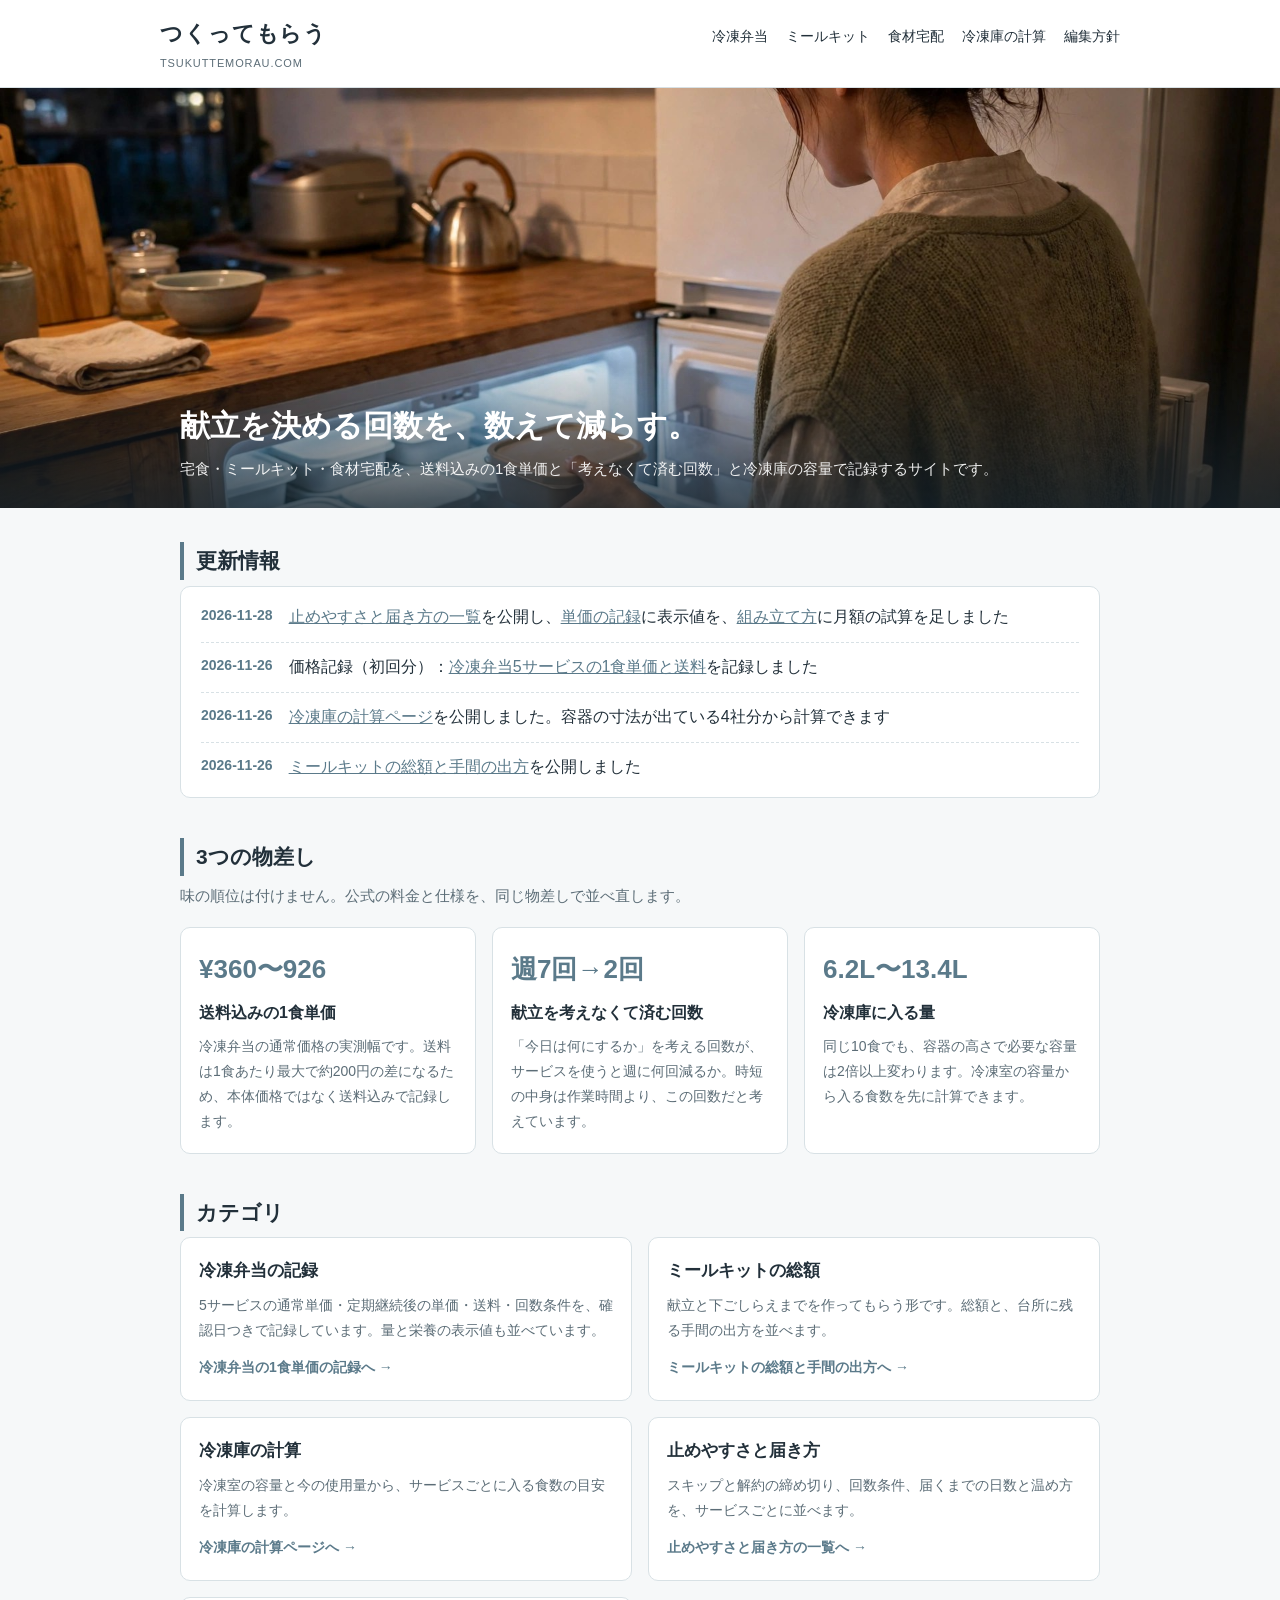
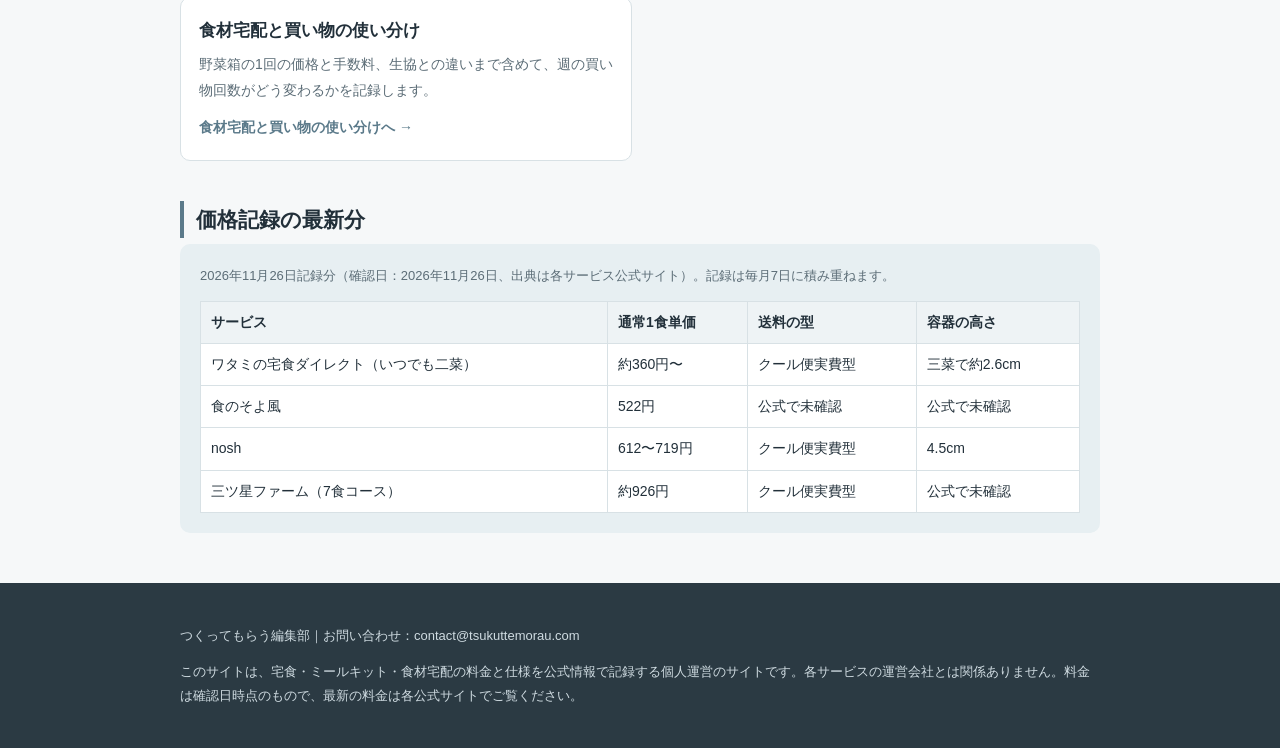
<file: index.html>
<!DOCTYPE html>
<html lang="ja">
<head>
<meta charset="utf-8">
<meta name="viewport" content="width=device-width, initial-scale=1">
<link rel="icon" href="/favicon.svg" type="image/svg+xml">
<link rel="icon" href="/favicon.ico" sizes="16x16 32x32 48x48">
<link rel="apple-touch-icon" href="/apple-touch-icon.png">
<title>つくってもらう｜献立を決める回数を、数えて減らす</title>
<link rel="stylesheet" href="assets/style.css">
</head>
<body>
<header class="site">
  <div class="wrap header-in">
    <a class="logo" href="index.html">つくってもらう<small>TSUKUTTEMORAU.COM</small></a>
    <nav class="gnav">
      <a href="articles/frozen-bento-prices.html">冷凍弁当</a><a href="articles/mealkit-total.html">ミールキット</a><a href="articles/grocery-delivery.html">食材宅配</a><a href="freezer/">冷凍庫の計算</a><a href="editorial-policy/">編集方針</a>
    </nav>
  </div>
</header>

<div class="hero">
  <img src="img/hero.jpg" alt="">
  <div class="hero-text">
    <div class="wrap">
      <h1>献立を決める回数を、数えて減らす。</h1>
      <p>宅食・ミールキット・食材宅配を、送料込みの1食単価と「考えなくて済む回数」と冷凍庫の容量で記録するサイトです。</p>
    </div>
  </div>
</div>

<div class="wrap">
  <section class="block">
    <h2 class="sec">更新情報</h2>
    <div class="updates">
      <ul>
        <li><time>2026-11-28</time><span><a href="articles/stop-and-delivery.html">止めやすさと届き方の一覧</a>を公開し、<a href="articles/frozen-bento-prices.html">単価の記録</a>に表示値を、<a href="articles/week-plan.html">組み立て方</a>に月額の試算を足しました</span></li>
        <li><time>2026-11-26</time><span>価格記録（初回分）：<a href="articles/frozen-bento-prices.html">冷凍弁当5サービスの1食単価と送料</a>を記録しました</span></li>
        <li><time>2026-11-26</time><span><a href="freezer/">冷凍庫の計算ページ</a>を公開しました。容器の寸法が出ている4社分から計算できます</span></li>
        <li><time>2026-11-26</time><span><a href="articles/mealkit-total.html">ミールキットの総額と手間の出方</a>を公開しました</span></li>
      </ul>
    </div>
  </section>

  <section class="block">
    <h2 class="sec">3つの物差し</h2>
    <p class="lede">味の順位は付けません。公式の料金と仕様を、同じ物差しで並べ直します。</p>
    <div class="measures">
      <div class="measure">
        <div class="num">¥360〜926</div>
        <h3>送料込みの1食単価</h3>
        <p>冷凍弁当の通常価格の実測幅です。送料は1食あたり最大で約200円の差になるため、本体価格ではなく送料込みで記録します。</p>
      </div>
      <div class="measure">
        <div class="num">週7回→2回</div>
        <h3>献立を考えなくて済む回数</h3>
        <p>「今日は何にするか」を考える回数が、サービスを使うと週に何回減るか。時短の中身は作業時間より、この回数だと考えています。</p>
      </div>
      <div class="measure">
        <div class="num">6.2L〜13.4L</div>
        <h3>冷凍庫に入る量</h3>
        <p>同じ10食でも、容器の高さで必要な容量は2倍以上変わります。冷凍室の容量から入る食数を先に計算できます。</p>
      </div>
    </div>
  </section>

  <section class="block">
    <h2 class="sec">カテゴリ</h2>
    <div class="cats">
      <div class="cat">
        <h3>冷凍弁当の記録</h3>
        <p>5サービスの通常単価・定期継続後の単価・送料・回数条件を、確認日つきで記録しています。量と栄養の表示値も並べています。</p>
        <a href="articles/frozen-bento-prices.html">冷凍弁当の1食単価の記録へ →</a>
      </div>
      <div class="cat">
        <h3>ミールキットの総額</h3>
        <p>献立と下ごしらえまでを作ってもらう形です。総額と、台所に残る手間の出方を並べます。</p>
        <a href="articles/mealkit-total.html">ミールキットの総額と手間の出方へ →</a>
      </div>
      <div class="cat">
        <h3>冷凍庫の計算</h3>
        <p>冷凍室の容量と今の使用量から、サービスごとに入る食数の目安を計算します。</p>
        <a href="freezer/">冷凍庫の計算ページへ →</a>
      </div>
      <div class="cat">
        <h3>止めやすさと届き方</h3>
        <p>スキップと解約の締め切り、回数条件、届くまでの日数と温め方を、サービスごとに並べます。</p>
        <a href="articles/stop-and-delivery.html">止めやすさと届き方の一覧へ →</a>
      </div>
      <div class="cat">
        <h3>食材宅配と買い物の使い分け</h3>
        <p>野菜箱の1回の価格と手数料、生協との違いまで含めて、週の買い物回数がどう変わるかを記録します。</p>
        <a href="articles/grocery-delivery.html">食材宅配と買い物の使い分けへ →</a>
      </div>
    </div>
  </section>

  <section class="block">
    <h2 class="sec">価格記録の最新分</h2>
    <div class="record">
      <p class="note" style="margin-top:0">2026年11月26日記録分（確認日：2026年11月26日、出典は各サービス公式サイト）。記録は毎月7日に積み重ねます。</p>
      <table>
        <tr><th>サービス</th><th>通常1食単価</th><th>送料の型</th><th>容器の高さ</th></tr>
        <tr><td>ワタミの宅食ダイレクト（いつでも二菜）</td><td>約360円〜</td><td>クール便実費型</td><td>三菜で約2.6cm</td></tr>
        <tr><td>食のそよ風</td><td>522円</td><td>公式で未確認</td><td>公式で未確認</td></tr>
        <tr><td>nosh</td><td>612〜719円</td><td>クール便実費型</td><td>4.5cm</td></tr>
        <tr><td>三ツ星ファーム（7食コース）</td><td>約926円</td><td>クール便実費型</td><td>公式で未確認</td></tr>
      </table>
    </div>
  </section>
</div>

<footer class="site">
  <div class="wrap">
    <p>つくってもらう編集部｜お問い合わせ：contact@tsukuttemorau.com</p>
    <p>このサイトは、宅食・ミールキット・食材宅配の料金と仕様を公式情報で記録する個人運営のサイトです。各サービスの運営会社とは関係ありません。料金は確認日時点のもので、最新の料金は各公式サイトでご覧ください。</p>
  </div>
</footer>
</body>
</html>
</file>
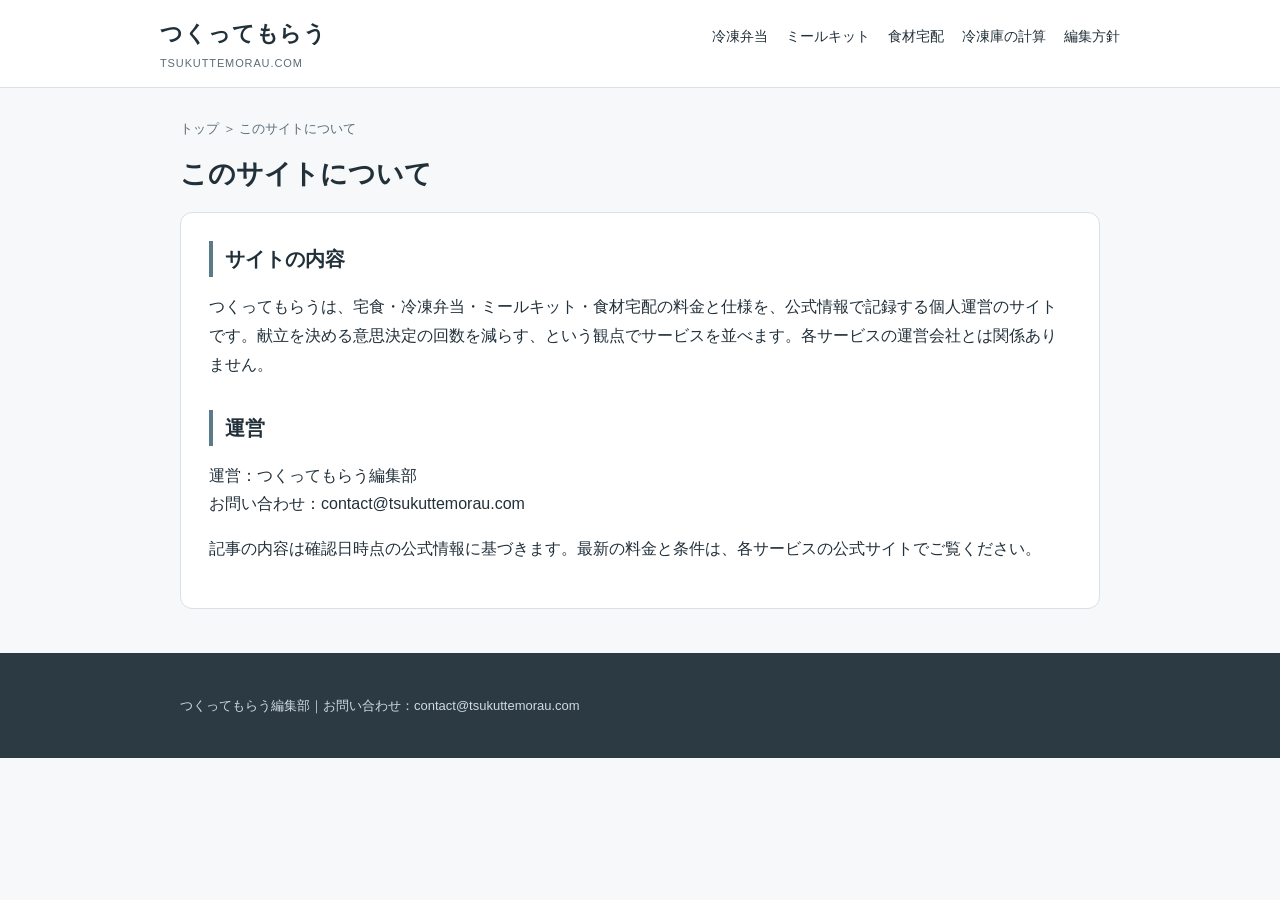
<file: about/index.html>
<!DOCTYPE html>
<html lang="ja">
<head>
<meta charset="utf-8">
<meta name="viewport" content="width=device-width, initial-scale=1">
<title>このサイトについて｜つくってもらう</title>
<link rel="stylesheet" href="../assets/style.css">
</head>
<body>
<header class="site">
  <div class="wrap header-in">
    <a class="logo" href="../">つくってもらう<small>TSUKUTTEMORAU.COM</small></a>
    <nav class="gnav">
      <a href="../articles/frozen-bento-prices.html">冷凍弁当</a><a href="../articles/mealkit-total.html">ミールキット</a><a href="../articles/grocery-delivery.html">食材宅配</a><a href="../freezer/">冷凍庫の計算</a><a href="../editorial-policy/">編集方針</a>
    </nav>
  </div>
</header>
<div class="wrap">
  <p class="crumb">トップ ＞ このサイトについて</p>
  <h1 class="title">このサイトについて</h1>
  <article class="mock">
    <h2>サイトの内容</h2>
    <p>つくってもらうは、宅食・冷凍弁当・ミールキット・食材宅配の料金と仕様を、公式情報で記録する個人運営のサイトです。献立を決める意思決定の回数を減らす、という観点でサービスを並べます。各サービスの運営会社とは関係ありません。</p>
    <h2>運営</h2>
    <p>運営：つくってもらう編集部<br>お問い合わせ：contact@tsukuttemorau.com</p>
    <p>記事の内容は確認日時点の公式情報に基づきます。最新の料金と条件は、各サービスの公式サイトでご覧ください。</p>
  </article>
</div>
<footer class="site">
  <div class="wrap">
    <p>つくってもらう編集部｜お問い合わせ：contact@tsukuttemorau.com</p>
  </div>
</footer>
</body>
</html>
</file>
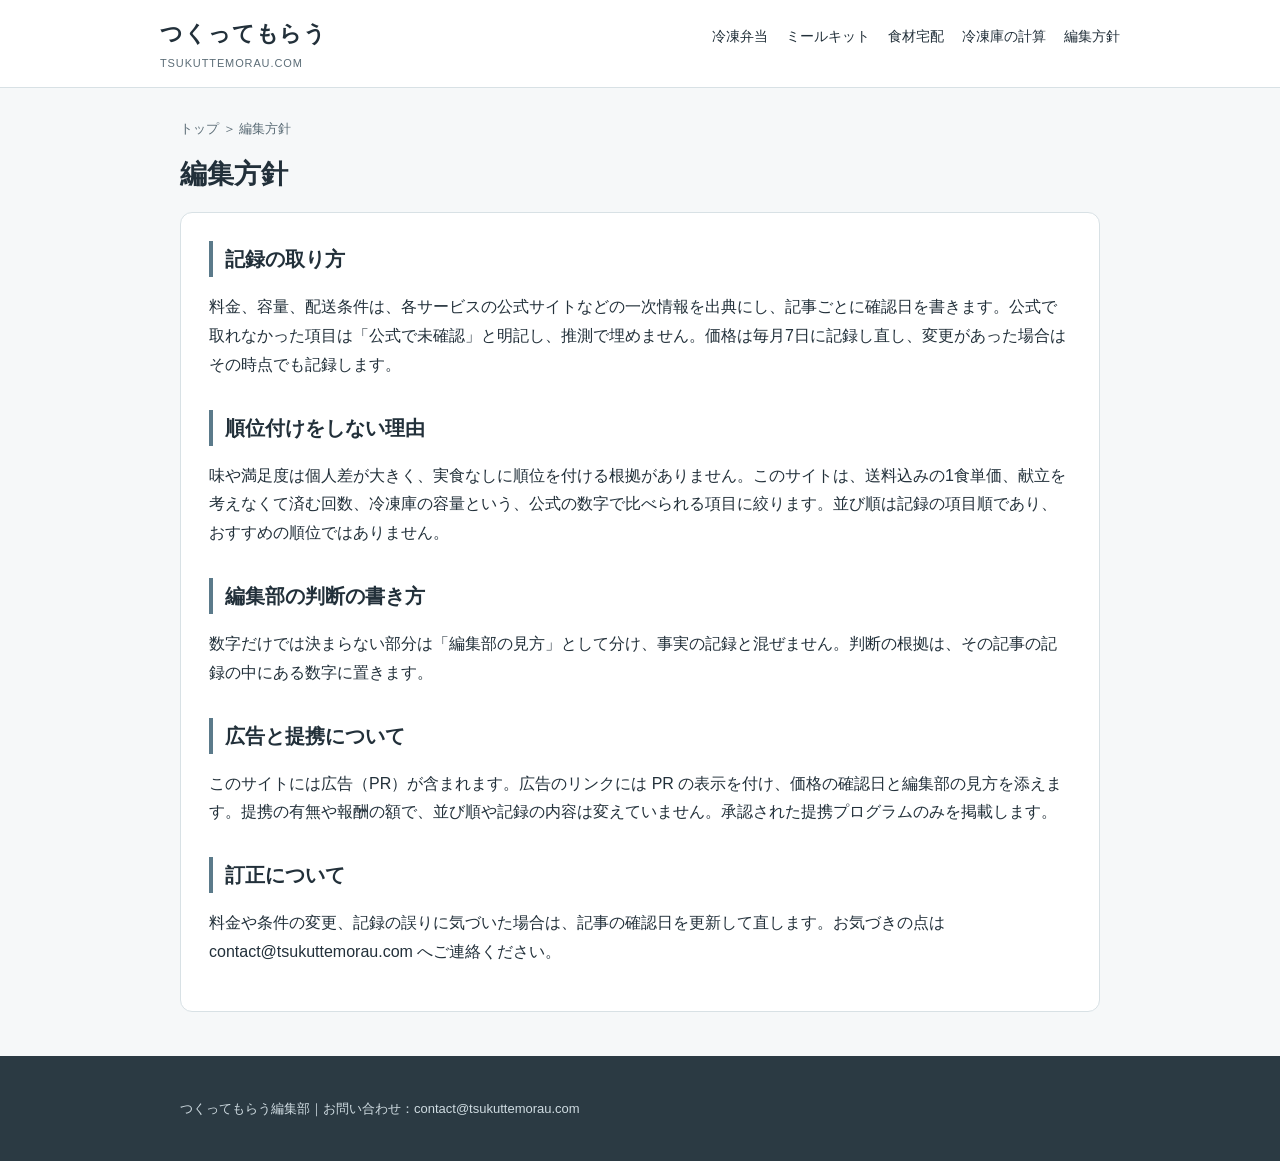
<file: editorial-policy/index.html>
<!DOCTYPE html>
<html lang="ja">
<head>
<meta charset="utf-8">
<meta name="viewport" content="width=device-width, initial-scale=1">
<title>編集方針｜つくってもらう</title>
<link rel="stylesheet" href="../assets/style.css">
</head>
<body>
<header class="site">
  <div class="wrap header-in">
    <a class="logo" href="../">つくってもらう<small>TSUKUTTEMORAU.COM</small></a>
    <nav class="gnav">
      <a href="../articles/frozen-bento-prices.html">冷凍弁当</a><a href="../articles/mealkit-total.html">ミールキット</a><a href="../articles/grocery-delivery.html">食材宅配</a><a href="../freezer/">冷凍庫の計算</a><a href="./">編集方針</a>
    </nav>
  </div>
</header>
<div class="wrap">
  <p class="crumb">トップ ＞ 編集方針</p>
  <h1 class="title">編集方針</h1>
  <article class="mock">
    <h2>記録の取り方</h2>
    <p>料金、容量、配送条件は、各サービスの公式サイトなどの一次情報を出典にし、記事ごとに確認日を書きます。公式で取れなかった項目は「公式で未確認」と明記し、推測で埋めません。価格は毎月7日に記録し直し、変更があった場合はその時点でも記録します。</p>
    <h2>順位付けをしない理由</h2>
    <p>味や満足度は個人差が大きく、実食なしに順位を付ける根拠がありません。このサイトは、送料込みの1食単価、献立を考えなくて済む回数、冷凍庫の容量という、公式の数字で比べられる項目に絞ります。並び順は記録の項目順であり、おすすめの順位ではありません。</p>
    <h2>編集部の判断の書き方</h2>
    <p>数字だけでは決まらない部分は「編集部の見方」として分け、事実の記録と混ぜません。判断の根拠は、その記事の記録の中にある数字に置きます。</p>
    <h2>広告と提携について</h2>
    <p>このサイトには広告（PR）が含まれます。広告のリンクには PR の表示を付け、価格の確認日と編集部の見方を添えます。提携の有無や報酬の額で、並び順や記録の内容は変えていません。承認された提携プログラムのみを掲載します。</p>
    <h2>訂正について</h2>
    <p>料金や条件の変更、記録の誤りに気づいた場合は、記事の確認日を更新して直します。お気づきの点は contact@tsukuttemorau.com へご連絡ください。</p>
  </article>
</div>
<footer class="site">
  <div class="wrap">
    <p>つくってもらう編集部｜お問い合わせ：contact@tsukuttemorau.com</p>
  </div>
</footer>
</body>
</html>
</file>
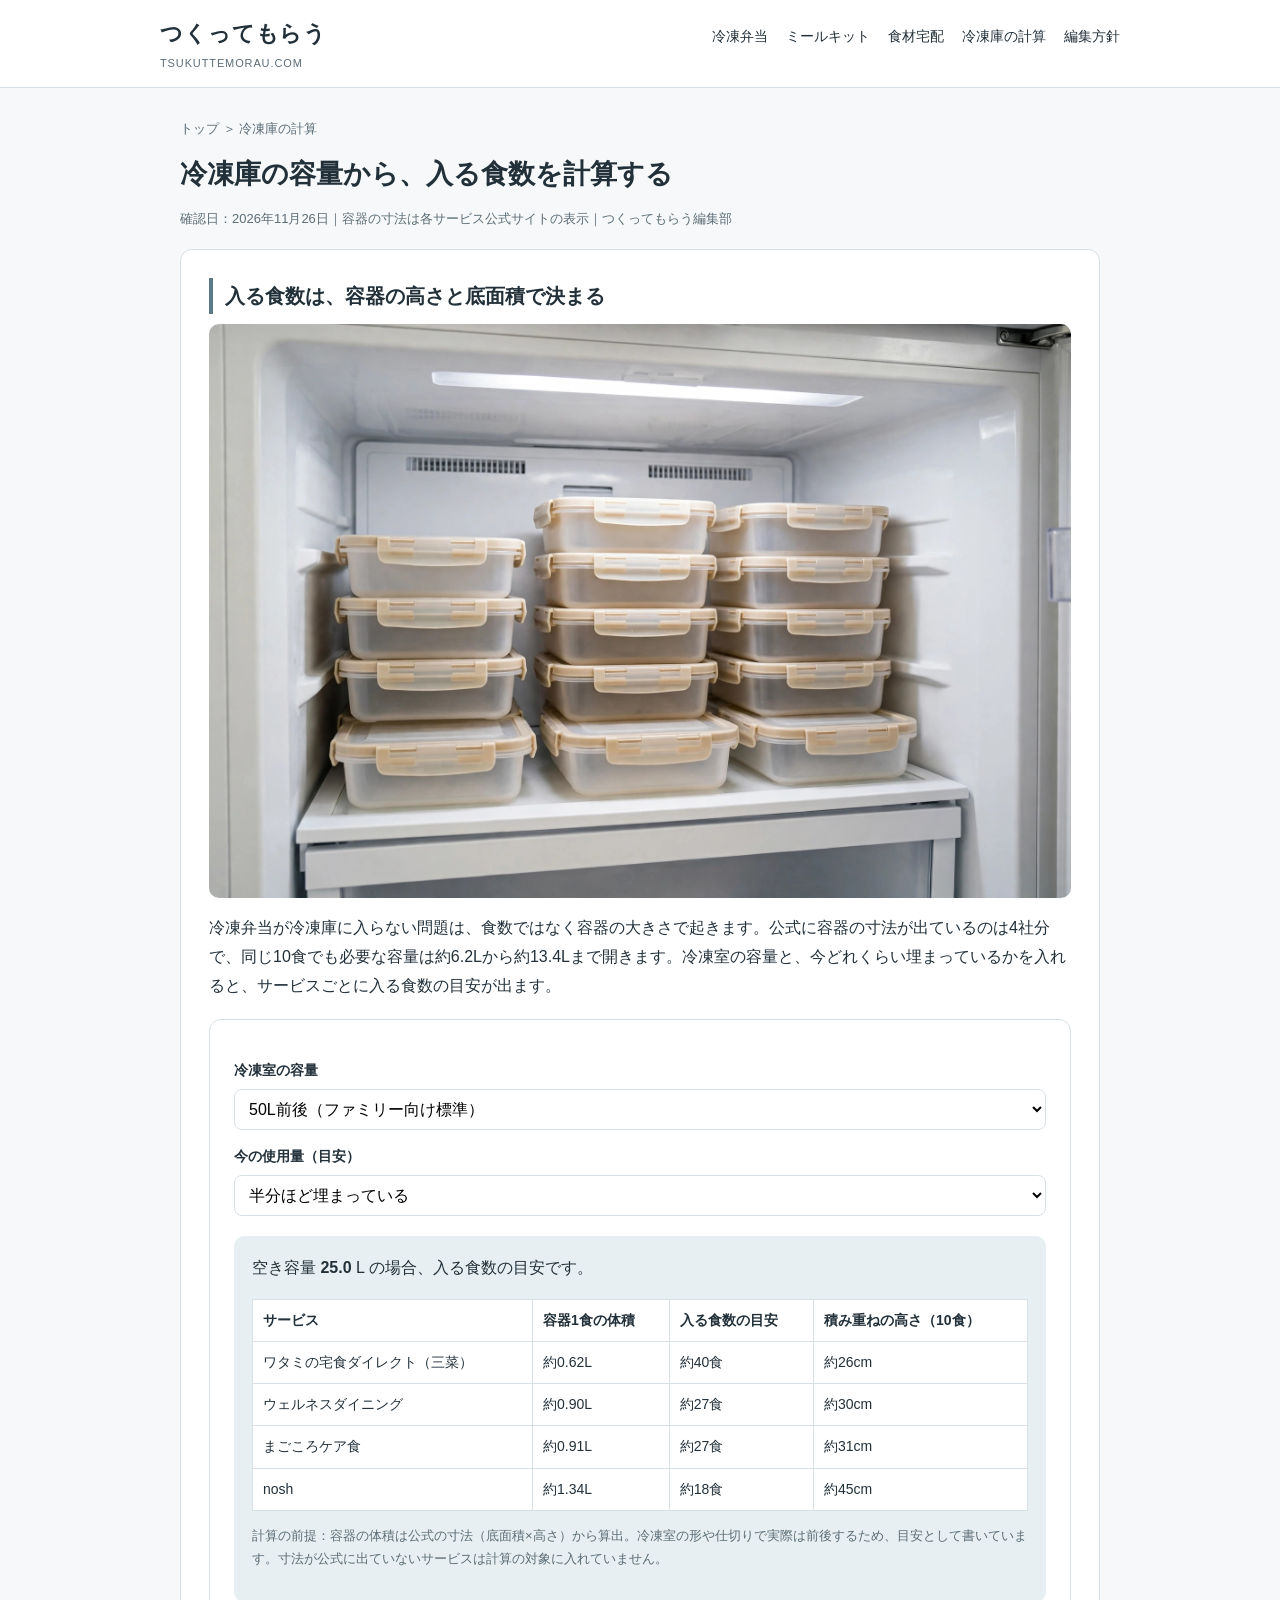
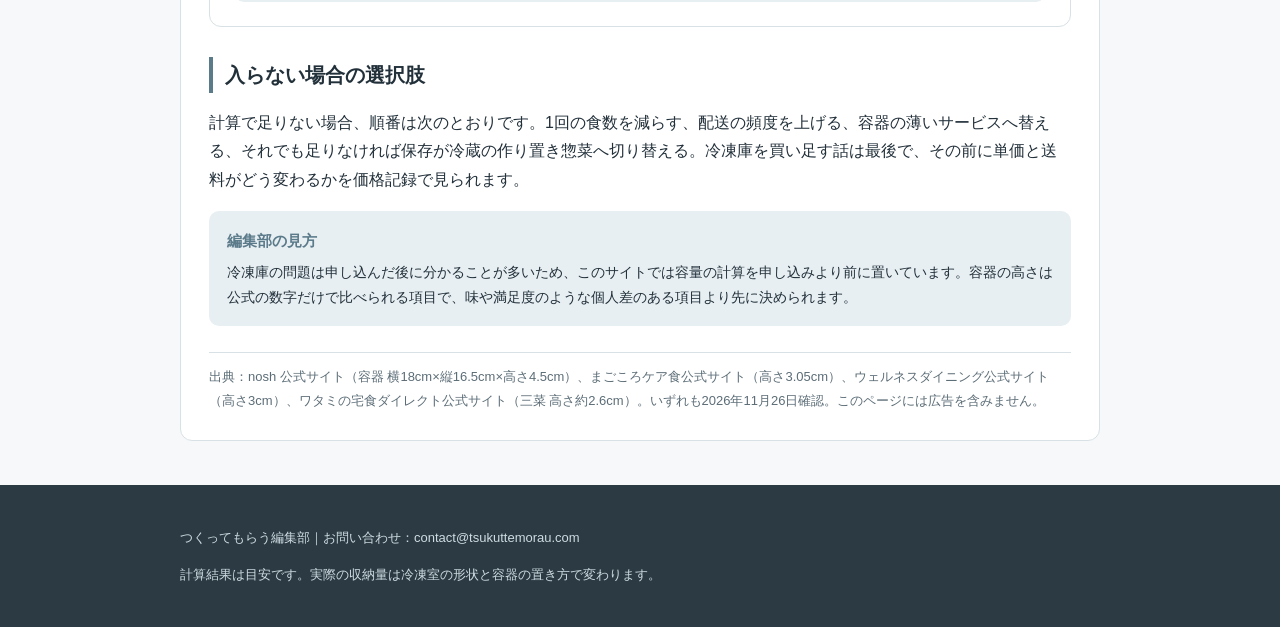
<file: freezer/index.html>
<!DOCTYPE html>
<html lang="ja">
<head>
<meta charset="utf-8">
<meta name="viewport" content="width=device-width, initial-scale=1">
<title>冷凍庫の容量から入る食数を計算する｜つくってもらう</title>
<link rel="stylesheet" href="../assets/style.css">
</head>
<body>
<header class="site">
  <div class="wrap header-in">
    <a class="logo" href="../">つくってもらう<small>TSUKUTTEMORAU.COM</small></a>
    <nav class="gnav">
      <a href="../articles/frozen-bento-prices.html">冷凍弁当</a><a href="../articles/mealkit-total.html">ミールキット</a><a href="../articles/grocery-delivery.html">食材宅配</a><a href="./">冷凍庫の計算</a><a href="../editorial-policy/">編集方針</a>
    </nav>
  </div>
</header>

<div class="wrap">
  <p class="crumb">トップ ＞ 冷凍庫の計算</p>
  <h1 class="title">冷凍庫の容量から、入る食数を計算する</h1>
  <p class="meta">確認日：2026年11月26日｜容器の寸法は各サービス公式サイトの表示｜つくってもらう編集部</p>

  <article class="mock">
    <h2>入る食数は、容器の高さと底面積で決まる</h2>
    <img class="fig" src="../img/freezer-v2.jpg" alt="">
    <p>冷凍弁当が冷凍庫に入らない問題は、食数ではなく容器の大きさで起きます。公式に容器の寸法が出ているのは4社分で、同じ10食でも必要な容量は約6.2Lから約13.4Lまで開きます。冷凍室の容量と、今どれくらい埋まっているかを入れると、サービスごとに入る食数の目安が出ます。</p>

    <div class="tool">
      <label for="cap">冷凍室の容量</label>
      <select id="cap">
        <option value="25">25L前後（単身向け冷蔵庫）</option>
        <option value="50" selected>50L前後（ファミリー向け標準）</option>
        <option value="80">80L前後（大きめ）</option>
        <option value="120">120L前後（セカンド冷凍庫あり）</option>
      </select>
      <label for="used">今の使用量（目安）</label>
      <select id="used">
        <option value="0.3">3割ほど埋まっている</option>
        <option value="0.5" selected>半分ほど埋まっている</option>
        <option value="0.7">7割ほど埋まっている</option>
      </select>
      <div class="result" id="result">
        <p style="margin-top:0">空き容量 <strong id="free"></strong> L の場合、入る食数の目安です。</p>
        <table>
          <tr><th>サービス</th><th>容器1食の体積</th><th>入る食数の目安</th><th>積み重ねの高さ（10食）</th></tr>
          <tbody id="rows"></tbody>
        </table>
        <p class="note">計算の前提：容器の体積は公式の寸法（底面積×高さ）から算出。冷凍室の形や仕切りで実際は前後するため、目安として書いています。寸法が公式に出ていないサービスは計算の対象に入れていません。</p>
      </div>
    </div>

    <h2>入らない場合の選択肢</h2>
    <p>計算で足りない場合、順番は次のとおりです。1回の食数を減らす、配送の頻度を上げる、容器の薄いサービスへ替える、それでも足りなければ保存が冷蔵の作り置き惣菜へ切り替える。冷凍庫を買い足す話は最後で、その前に単価と送料がどう変わるかを価格記録で見られます。</p>

    <div class="judge">
      <h3>編集部の見方</h3>
      <p>冷凍庫の問題は申し込んだ後に分かることが多いため、このサイトでは容量の計算を申し込みより前に置いています。容器の高さは公式の数字だけで比べられる項目で、味や満足度のような個人差のある項目より先に決められます。</p>
    </div>

    <div class="src">
      出典：nosh 公式サイト（容器 横18cm×縦16.5cm×高さ4.5cm）、まごころケア食公式サイト（高さ3.05cm）、ウェルネスダイニング公式サイト（高さ3cm）、ワタミの宅食ダイレクト公式サイト（三菜 高さ約2.6cm）。いずれも2026年11月26日確認。このページには広告を含みません。
    </div>
  </article>
</div>

<footer class="site">
  <div class="wrap">
    <p>つくってもらう編集部｜お問い合わせ：contact@tsukuttemorau.com</p>
    <p>計算結果は目安です。実際の収納量は冷凍室の形状と容器の置き方で変わります。</p>
  </div>
</footer>

<script>
var services = [
  {name:"ワタミの宅食ダイレクト（三菜）", vol:0.622, h:2.6},
  {name:"ウェルネスダイニング", vol:0.900, h:3.0},
  {name:"まごころケア食", vol:0.906, h:3.05},
  {name:"nosh", vol:1.337, h:4.5}
];
function calc(){
  var cap = parseFloat(document.getElementById('cap').value);
  var used = parseFloat(document.getElementById('used').value);
  var free = cap * (1 - used);
  document.getElementById('free').textContent = free.toFixed(1);
  var rows = "";
  services.forEach(function(s){
    var n = Math.floor(free / s.vol);
    rows += "<tr><td>"+s.name+"</td><td>約"+s.vol.toFixed(2)+"L</td><td>約"+n+"食</td><td>約"+(s.h*10).toFixed(0)+"cm</td></tr>";
  });
  document.getElementById('rows').innerHTML = rows;
  document.getElementById('result').classList.add('show');
}
document.getElementById('cap').addEventListener('change', calc);
document.getElementById('used').addEventListener('change', calc);
calc();
</script>
</body>
</html>
</file>
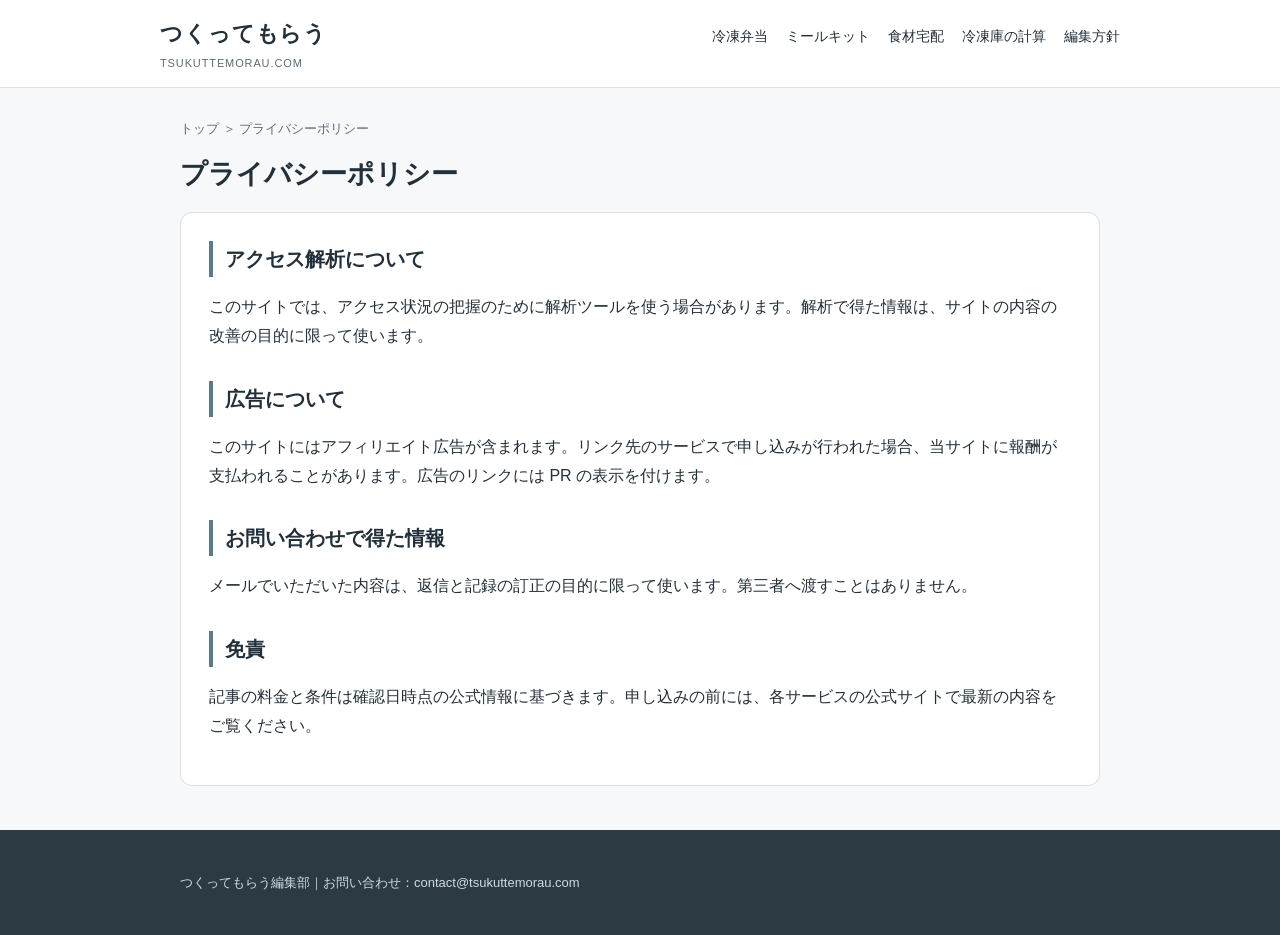
<file: privacy/index.html>
<!DOCTYPE html>
<html lang="ja">
<head>
<meta charset="utf-8">
<meta name="viewport" content="width=device-width, initial-scale=1">
<title>プライバシーポリシー｜つくってもらう</title>
<link rel="stylesheet" href="../assets/style.css">
</head>
<body>
<header class="site">
  <div class="wrap header-in">
    <a class="logo" href="../">つくってもらう<small>TSUKUTTEMORAU.COM</small></a>
    <nav class="gnav">
      <a href="../articles/frozen-bento-prices.html">冷凍弁当</a><a href="../articles/mealkit-total.html">ミールキット</a><a href="../articles/grocery-delivery.html">食材宅配</a><a href="../freezer/">冷凍庫の計算</a><a href="../editorial-policy/">編集方針</a>
    </nav>
  </div>
</header>
<div class="wrap">
  <p class="crumb">トップ ＞ プライバシーポリシー</p>
  <h1 class="title">プライバシーポリシー</h1>
  <article class="mock">
    <h2>アクセス解析について</h2>
    <p>このサイトでは、アクセス状況の把握のために解析ツールを使う場合があります。解析で得た情報は、サイトの内容の改善の目的に限って使います。</p>
    <h2>広告について</h2>
    <p>このサイトにはアフィリエイト広告が含まれます。リンク先のサービスで申し込みが行われた場合、当サイトに報酬が支払われることがあります。広告のリンクには PR の表示を付けます。</p>
    <h2>お問い合わせで得た情報</h2>
    <p>メールでいただいた内容は、返信と記録の訂正の目的に限って使います。第三者へ渡すことはありません。</p>
    <h2>免責</h2>
    <p>記事の料金と条件は確認日時点の公式情報に基づきます。申し込みの前には、各サービスの公式サイトで最新の内容をご覧ください。</p>
  </article>
</div>
<footer class="site">
  <div class="wrap">
    <p>つくってもらう編集部｜お問い合わせ：contact@tsukuttemorau.com</p>
  </div>
</footer>
</body>
</html>
</file>
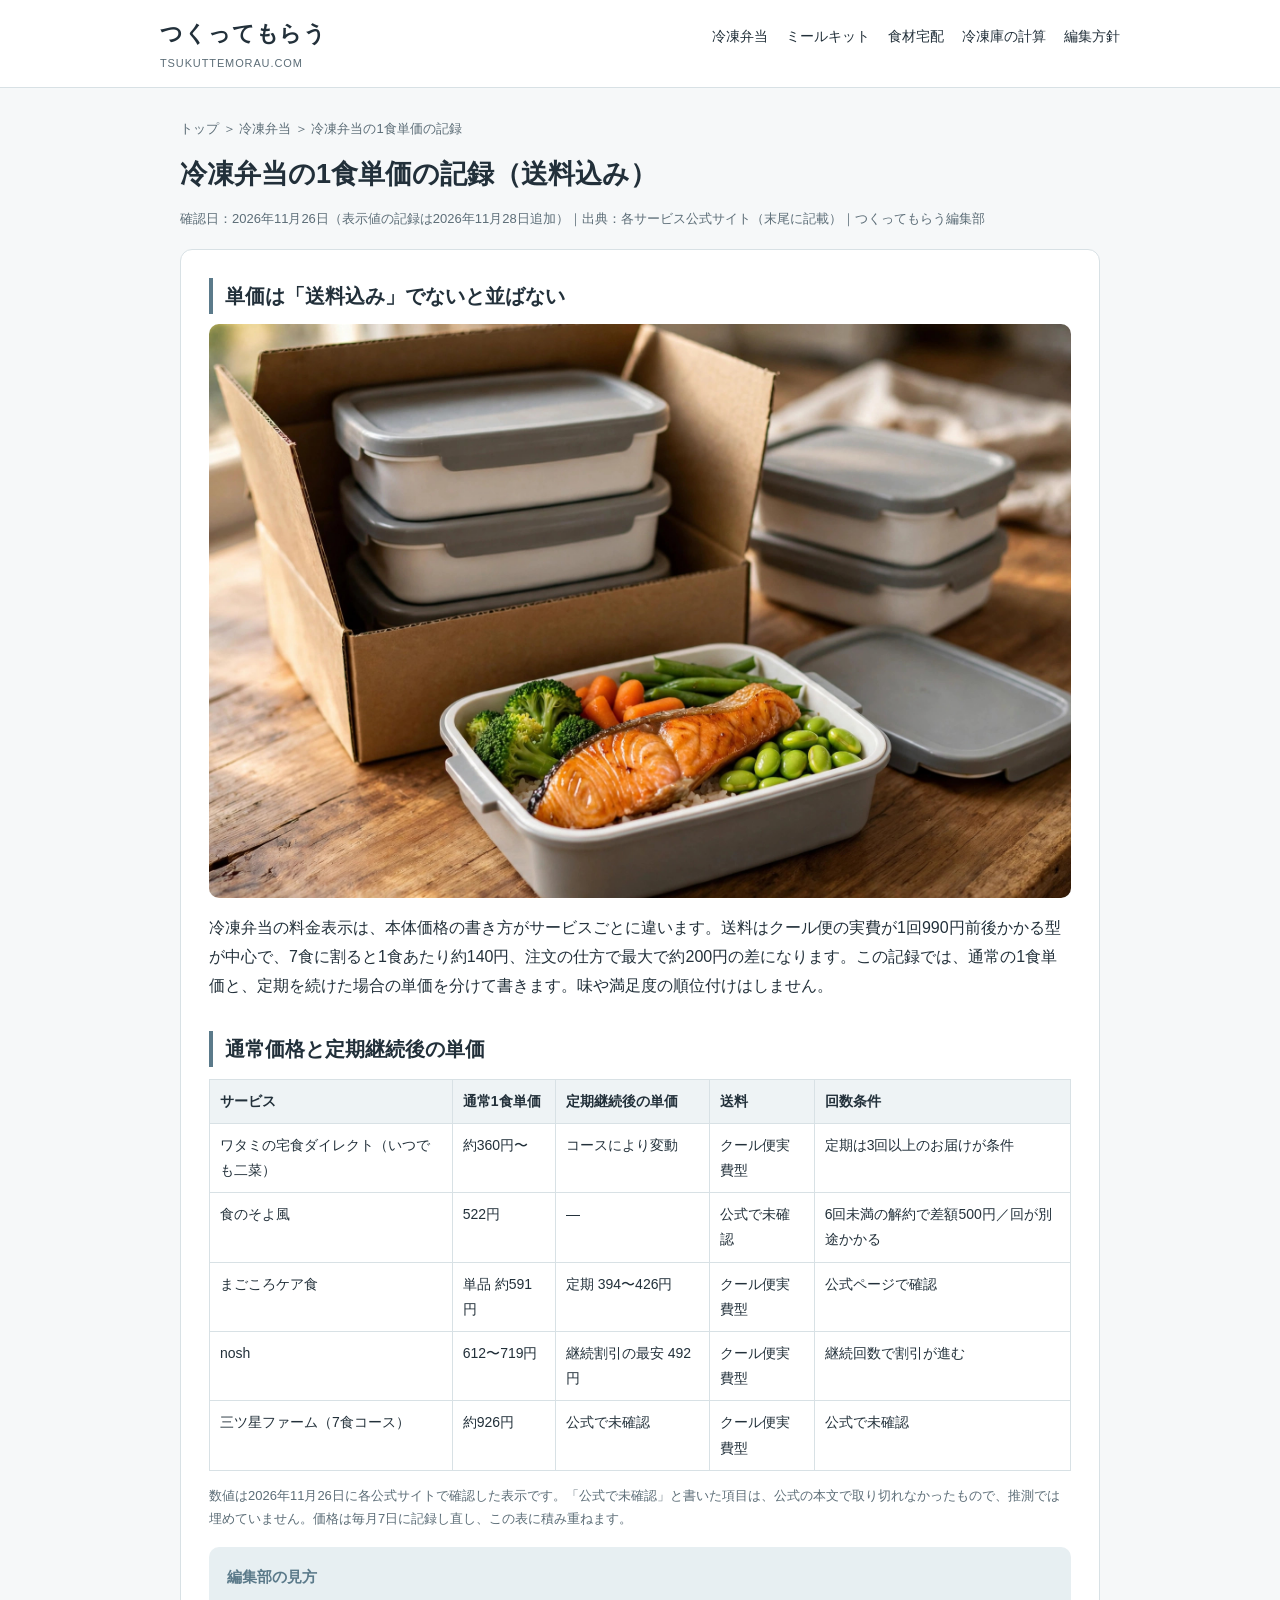
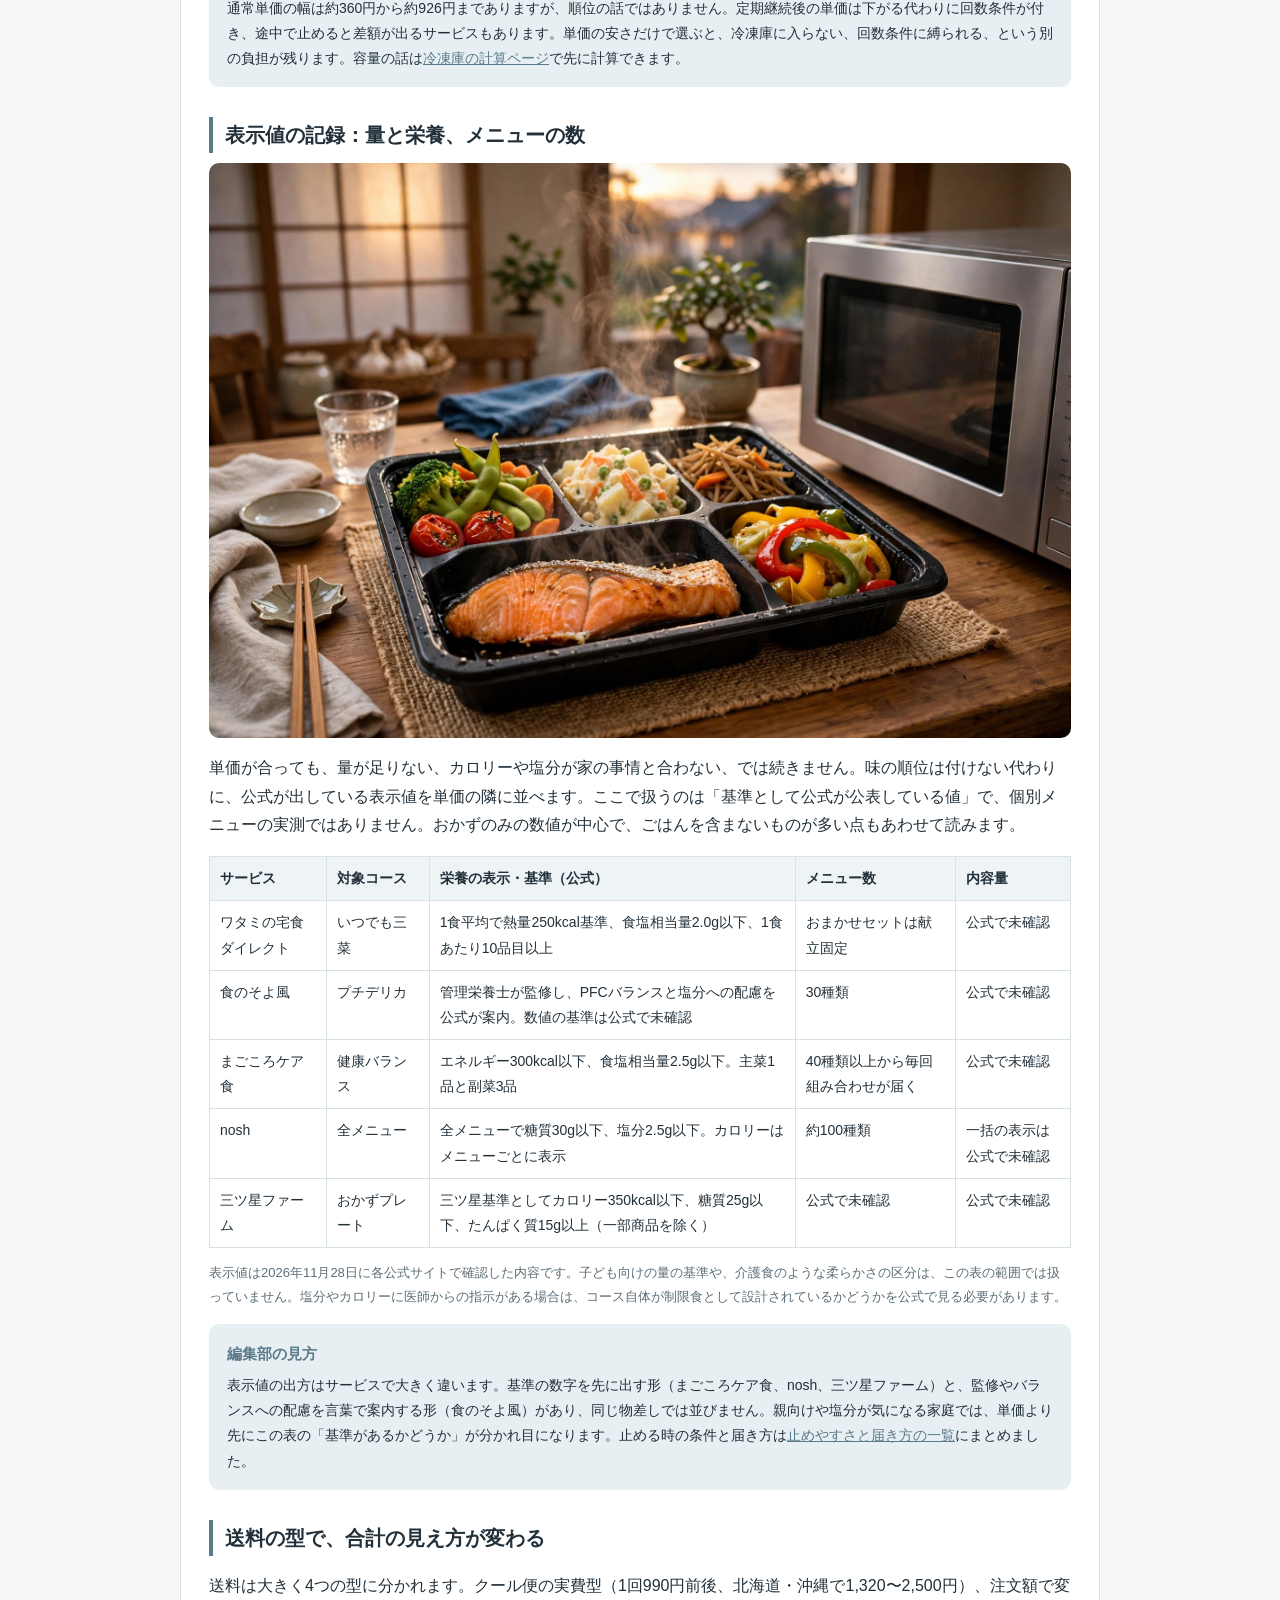
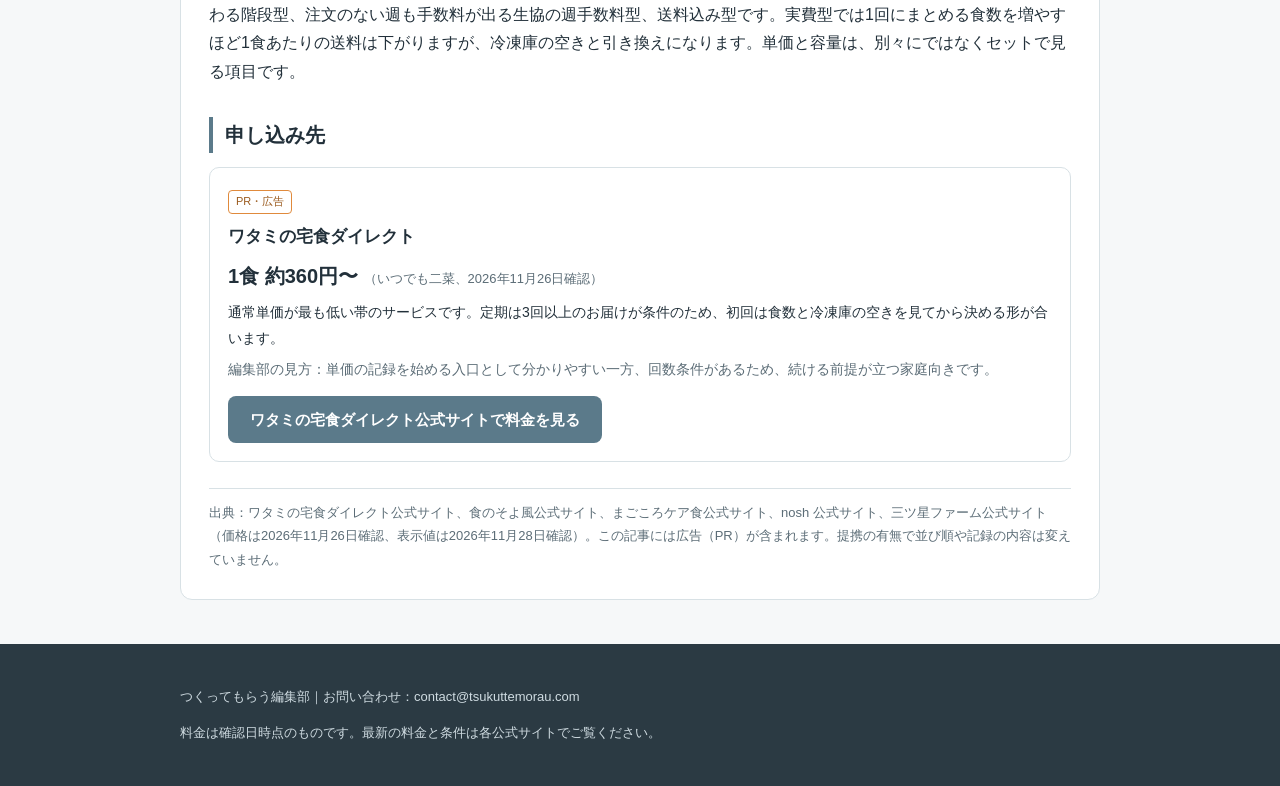
<file: articles/frozen-bento-prices.html>
<!DOCTYPE html>
<html lang="ja">
<head>
<meta charset="utf-8">
<meta name="viewport" content="width=device-width, initial-scale=1">
<title>冷凍弁当の1食単価の記録（送料込み）｜つくってもらう</title>
<meta name="description" content="冷凍弁当の通常1食単価と定期継続後の単価、送料、回数条件を公式情報で記録します。味の順位付けはせず、送料込みの単価で並べます。">
<link rel="stylesheet" href="../assets/style.css">
</head>
<body>
<header class="site">
  <div class="wrap header-in">
    <a class="logo" href="../">つくってもらう<small>TSUKUTTEMORAU.COM</small></a>
    <nav class="gnav">
      <a href="frozen-bento-prices.html">冷凍弁当</a><a href="mealkit-total.html">ミールキット</a><a href="grocery-delivery.html">食材宅配</a><a href="../freezer/">冷凍庫の計算</a><a href="../editorial-policy/">編集方針</a>
    </nav>
  </div>
</header>

<div class="wrap">
  <p class="crumb">トップ ＞ 冷凍弁当 ＞ 冷凍弁当の1食単価の記録</p>
  <h1 class="title">冷凍弁当の1食単価の記録（送料込み）</h1>
  <p class="meta">確認日：2026年11月26日（表示値の記録は2026年11月28日追加）｜出典：各サービス公式サイト（末尾に記載）｜つくってもらう編集部</p>

  <article class="mock">
    <h2>単価は「送料込み」でないと並ばない</h2>
    <img class="fig" src="../img/bento-v2.jpg" alt="">
    <p>冷凍弁当の料金表示は、本体価格の書き方がサービスごとに違います。送料はクール便の実費が1回990円前後かかる型が中心で、7食に割ると1食あたり約140円、注文の仕方で最大で約200円の差になります。この記録では、通常の1食単価と、定期を続けた場合の単価を分けて書きます。味や満足度の順位付けはしません。</p>

    <h2>通常価格と定期継続後の単価</h2>
    <table class="cmp">
      <tr><th>サービス</th><th>通常1食単価</th><th>定期継続後の単価</th><th>送料</th><th>回数条件</th></tr>
      <tr><td>ワタミの宅食ダイレクト（いつでも二菜）</td><td>約360円〜</td><td>コースにより変動</td><td>クール便実費型</td><td>定期は3回以上のお届けが条件</td></tr>
      <tr><td>食のそよ風</td><td>522円</td><td>—</td><td>公式で未確認</td><td>6回未満の解約で差額500円／回が別途かかる</td></tr>
      <tr><td>まごころケア食</td><td>単品 約591円</td><td>定期 394〜426円</td><td>クール便実費型</td><td>公式ページで確認</td></tr>
      <tr><td>nosh</td><td>612〜719円</td><td>継続割引の最安 492円</td><td>クール便実費型</td><td>継続回数で割引が進む</td></tr>
      <tr><td>三ツ星ファーム（7食コース）</td><td>約926円</td><td>公式で未確認</td><td>クール便実費型</td><td>公式で未確認</td></tr>
    </table>
    <p class="note">数値は2026年11月26日に各公式サイトで確認した表示です。「公式で未確認」と書いた項目は、公式の本文で取り切れなかったもので、推測では埋めていません。価格は毎月7日に記録し直し、この表に積み重ねます。</p>

    <div class="judge">
      <h3>編集部の見方</h3>
      <p>通常単価の幅は約360円から約926円までありますが、順位の話ではありません。定期継続後の単価は下がる代わりに回数条件が付き、途中で止めると差額が出るサービスもあります。単価の安さだけで選ぶと、冷凍庫に入らない、回数条件に縛られる、という別の負担が残ります。容量の話は<a href="../freezer/">冷凍庫の計算ページ</a>で先に計算できます。</p>
    </div>


    <h2>表示値の記録：量と栄養、メニューの数</h2>
    <img class="fig" src="../img/heating.jpg" alt="">
    <p>単価が合っても、量が足りない、カロリーや塩分が家の事情と合わない、では続きません。味の順位は付けない代わりに、公式が出している表示値を単価の隣に並べます。ここで扱うのは「基準として公式が公表している値」で、個別メニューの実測ではありません。おかずのみの数値が中心で、ごはんを含まないものが多い点もあわせて読みます。</p>
    <table class="cmp">
      <tr><th>サービス</th><th>対象コース</th><th>栄養の表示・基準（公式）</th><th>メニュー数</th><th>内容量</th></tr>
      <tr><td>ワタミの宅食ダイレクト</td><td>いつでも三菜</td><td>1食平均で熱量250kcal基準、食塩相当量2.0g以下、1食あたり10品目以上</td><td>おまかせセットは献立固定</td><td>公式で未確認</td></tr>
      <tr><td>食のそよ風</td><td>プチデリカ</td><td>管理栄養士が監修し、PFCバランスと塩分への配慮を公式が案内。数値の基準は公式で未確認</td><td>30種類</td><td>公式で未確認</td></tr>
      <tr><td>まごころケア食</td><td>健康バランス</td><td>エネルギー300kcal以下、食塩相当量2.5g以下。主菜1品と副菜3品</td><td>40種類以上から毎回組み合わせが届く</td><td>公式で未確認</td></tr>
      <tr><td>nosh</td><td>全メニュー</td><td>全メニューで糖質30g以下、塩分2.5g以下。カロリーはメニューごとに表示</td><td>約100種類</td><td>一括の表示は公式で未確認</td></tr>
      <tr><td>三ツ星ファーム</td><td>おかずプレート</td><td>三ツ星基準としてカロリー350kcal以下、糖質25g以下、たんぱく質15g以上（一部商品を除く）</td><td>公式で未確認</td><td>公式で未確認</td></tr>
    </table>
    <p class="note">表示値は2026年11月28日に各公式サイトで確認した内容です。子ども向けの量の基準や、介護食のような柔らかさの区分は、この表の範囲では扱っていません。塩分やカロリーに医師からの指示がある場合は、コース自体が制限食として設計されているかどうかを公式で見る必要があります。</p>
    <div class="judge">
      <h3>編集部の見方</h3>
      <p>表示値の出方はサービスで大きく違います。基準の数字を先に出す形（まごころケア食、nosh、三ツ星ファーム）と、監修やバランスへの配慮を言葉で案内する形（食のそよ風）があり、同じ物差しでは並びません。親向けや塩分が気になる家庭では、単価より先にこの表の「基準があるかどうか」が分かれ目になります。止める時の条件と届き方は<a href="stop-and-delivery.html">止めやすさと届き方の一覧</a>にまとめました。</p>
    </div>

    <h2>送料の型で、合計の見え方が変わる</h2>
    <p>送料は大きく4つの型に分かれます。クール便の実費型（1回990円前後、北海道・沖縄で1,320〜2,500円）、注文額で変わる階段型、注文のない週も手数料が出る生協の週手数料型、送料込み型です。実費型では1回にまとめる食数を増やすほど1食あたりの送料は下がりますが、冷凍庫の空きと引き換えになります。単価と容量は、別々にではなくセットで見る項目です。</p>

    <h2>申し込み先</h2>
    <div class="card">
      <span class="pr-label">PR・広告</span>
      <h3>ワタミの宅食ダイレクト</h3>
      <p class="price">1食 約360円〜 <small>（いつでも二菜、2026年11月26日確認）</small></p>
      <p>通常単価が最も低い帯のサービスです。定期は3回以上のお届けが条件のため、初回は食数と冷凍庫の空きを見てから決める形が合います。</p>
      <p class="note">編集部の見方：単価の記録を始める入口として分かりやすい一方、回数条件があるため、続ける前提が立つ家庭向きです。</p>
      <a class="btn" href="#" onclick="return false">ワタミの宅食ダイレクト公式サイトで料金を見る</a>
    </div>

    <div class="src">
      出典：ワタミの宅食ダイレクト公式サイト、食のそよ風公式サイト、まごころケア食公式サイト、nosh 公式サイト、三ツ星ファーム公式サイト（価格は2026年11月26日確認、表示値は2026年11月28日確認）。この記事には広告（PR）が含まれます。提携の有無で並び順や記録の内容は変えていません。
    </div>
  </article>
</div>

<footer class="site">
  <div class="wrap">
    <p>つくってもらう編集部｜お問い合わせ：contact@tsukuttemorau.com</p>
    <p>料金は確認日時点のものです。最新の料金と条件は各公式サイトでご覧ください。</p>
  </div>
</footer>
</body>
</html>
</file>
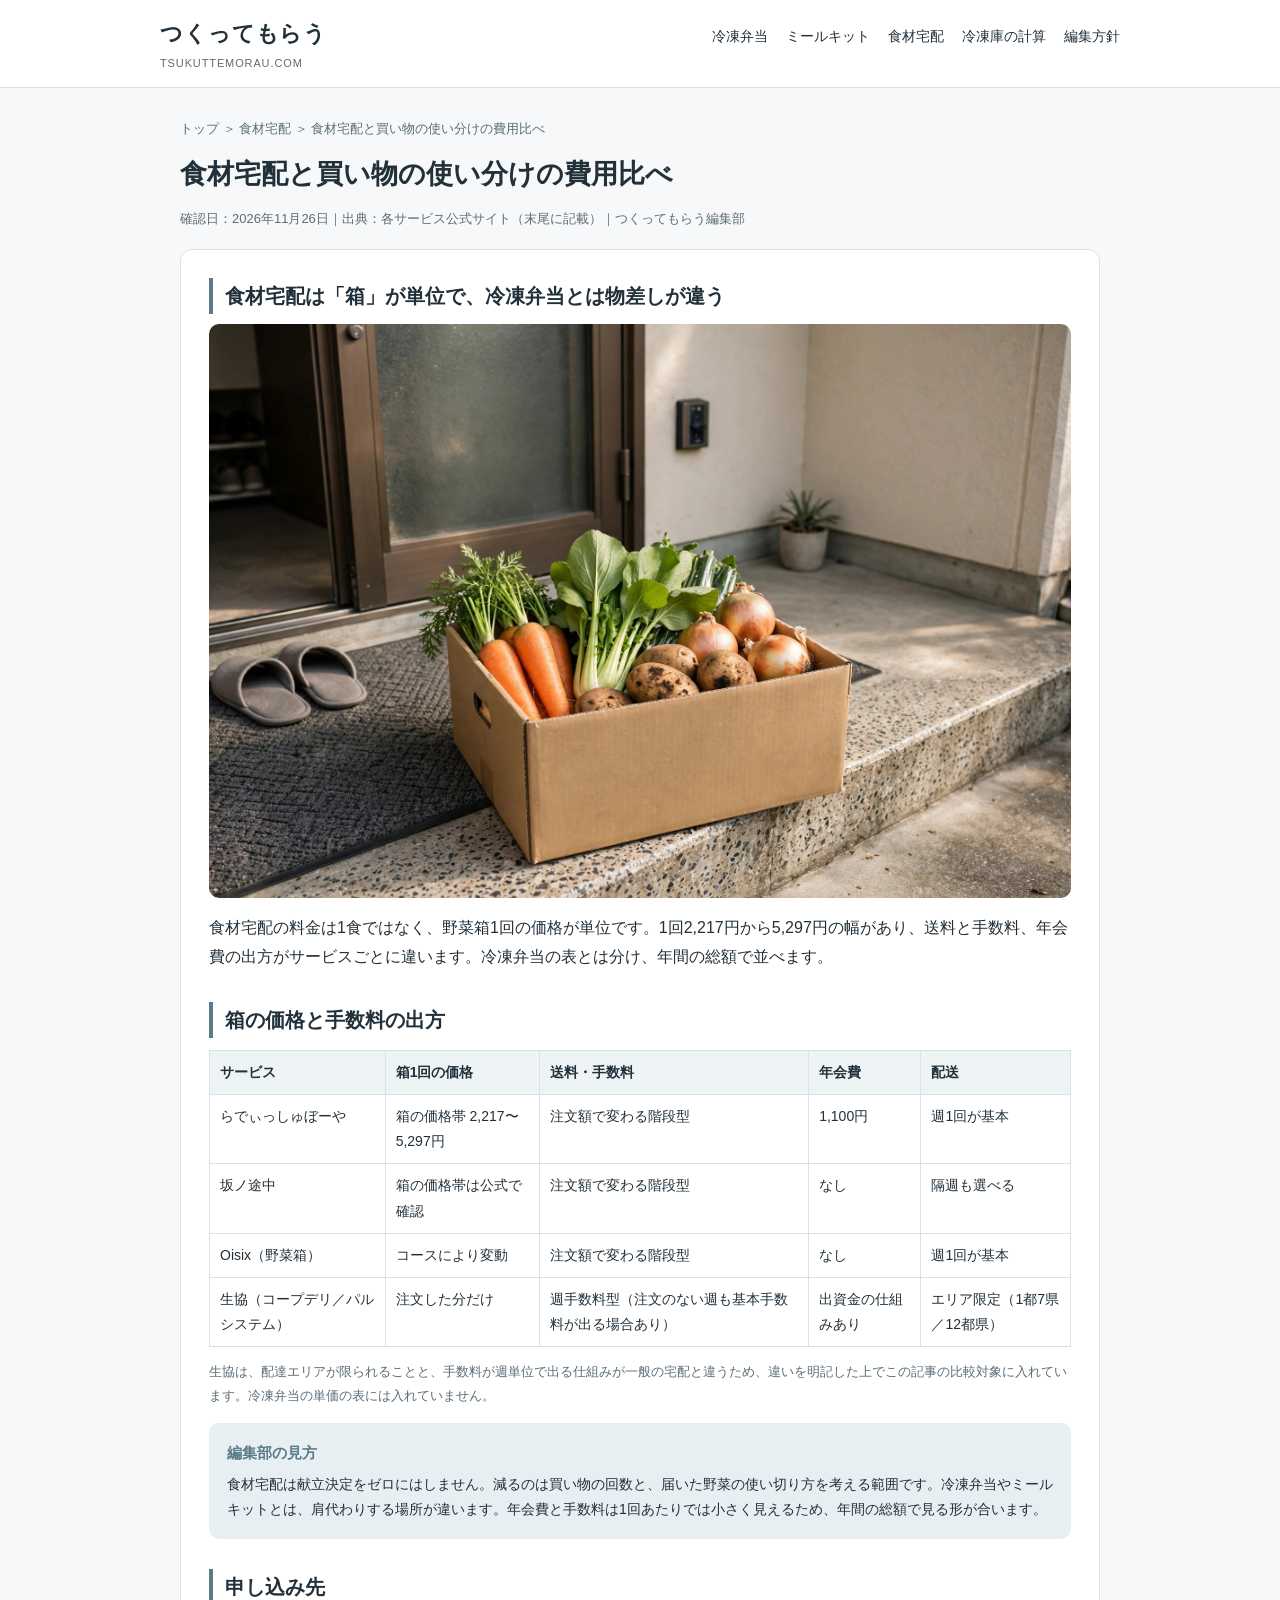
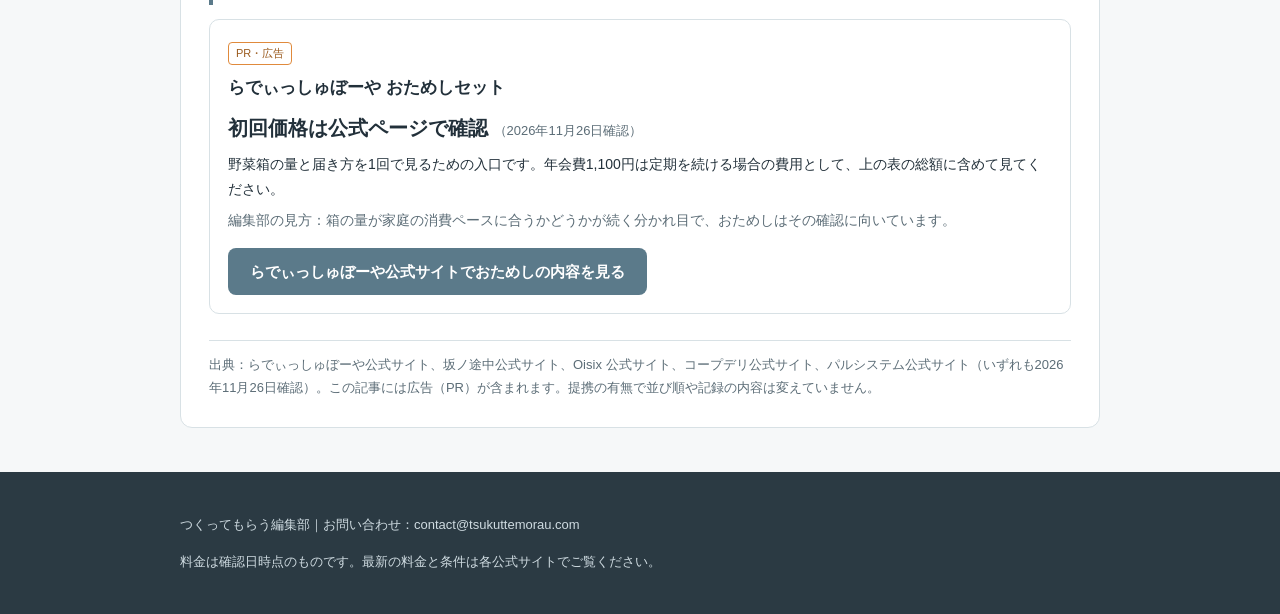
<file: articles/grocery-delivery.html>
<!DOCTYPE html>
<html lang="ja">
<head>
<meta charset="utf-8">
<meta name="viewport" content="width=device-width, initial-scale=1">
<title>食材宅配と買い物の使い分けの費用比べ｜つくってもらう</title>
<meta name="description" content="野菜箱の1回の価格、送料と手数料と年会費、配送エリアを記録します。生協はエリアと週手数料の違いを明記して扱います。">
<link rel="stylesheet" href="../assets/style.css">
</head>
<body>
<header class="site">
  <div class="wrap header-in">
    <a class="logo" href="../">つくってもらう<small>TSUKUTTEMORAU.COM</small></a>
    <nav class="gnav">
      <a href="frozen-bento-prices.html">冷凍弁当</a><a href="mealkit-total.html">ミールキット</a><a href="grocery-delivery.html">食材宅配</a><a href="../freezer/">冷凍庫の計算</a><a href="../editorial-policy/">編集方針</a>
    </nav>
  </div>
</header>

<div class="wrap">
  <p class="crumb">トップ ＞ 食材宅配 ＞ 食材宅配と買い物の使い分けの費用比べ</p>
  <h1 class="title">食材宅配と買い物の使い分けの費用比べ</h1>
  <p class="meta">確認日：2026年11月26日｜出典：各サービス公式サイト（末尾に記載）｜つくってもらう編集部</p>

  <article class="mock">
    <h2>食材宅配は「箱」が単位で、冷凍弁当とは物差しが違う</h2>
    <img class="fig" src="../img/veggie.jpg" alt="">
    <p>食材宅配の料金は1食ではなく、野菜箱1回の価格が単位です。1回2,217円から5,297円の幅があり、送料と手数料、年会費の出方がサービスごとに違います。冷凍弁当の表とは分け、年間の総額で並べます。</p>

    <h2>箱の価格と手数料の出方</h2>
    <table class="cmp">
      <tr><th>サービス</th><th>箱1回の価格</th><th>送料・手数料</th><th>年会費</th><th>配送</th></tr>
      <tr><td>らでぃっしゅぼーや</td><td>箱の価格帯 2,217〜5,297円</td><td>注文額で変わる階段型</td><td>1,100円</td><td>週1回が基本</td></tr>
      <tr><td>坂ノ途中</td><td>箱の価格帯は公式で確認</td><td>注文額で変わる階段型</td><td>なし</td><td>隔週も選べる</td></tr>
      <tr><td>Oisix（野菜箱）</td><td>コースにより変動</td><td>注文額で変わる階段型</td><td>なし</td><td>週1回が基本</td></tr>
      <tr><td>生協（コープデリ／パルシステム）</td><td>注文した分だけ</td><td>週手数料型（注文のない週も基本手数料が出る場合あり）</td><td>出資金の仕組みあり</td><td>エリア限定（1都7県／12都県）</td></tr>
    </table>
    <p class="note">生協は、配達エリアが限られることと、手数料が週単位で出る仕組みが一般の宅配と違うため、違いを明記した上でこの記事の比較対象に入れています。冷凍弁当の単価の表には入れていません。</p>

    <div class="judge">
      <h3>編集部の見方</h3>
      <p>食材宅配は献立決定をゼロにはしません。減るのは買い物の回数と、届いた野菜の使い切り方を考える範囲です。冷凍弁当やミールキットとは、肩代わりする場所が違います。年会費と手数料は1回あたりでは小さく見えるため、年間の総額で見る形が合います。</p>
    </div>

    <h2>申し込み先</h2>
    <div class="card">
      <span class="pr-label">PR・広告</span>
      <h3>らでぃっしゅぼーや おためしセット</h3>
      <p class="price">初回価格は公式ページで確認 <small>（2026年11月26日確認）</small></p>
      <p>野菜箱の量と届き方を1回で見るための入口です。年会費1,100円は定期を続ける場合の費用として、上の表の総額に含めて見てください。</p>
      <p class="note">編集部の見方：箱の量が家庭の消費ペースに合うかどうかが続く分かれ目で、おためしはその確認に向いています。</p>
      <a class="btn" href="#" onclick="return false">らでぃっしゅぼーや公式サイトでおためしの内容を見る</a>
    </div>

    <div class="src">
      出典：らでぃっしゅぼーや公式サイト、坂ノ途中公式サイト、Oisix 公式サイト、コープデリ公式サイト、パルシステム公式サイト（いずれも2026年11月26日確認）。この記事には広告（PR）が含まれます。提携の有無で並び順や記録の内容は変えていません。
    </div>
  </article>
</div>

<footer class="site">
  <div class="wrap">
    <p>つくってもらう編集部｜お問い合わせ：contact@tsukuttemorau.com</p>
    <p>料金は確認日時点のものです。最新の料金と条件は各公式サイトでご覧ください。</p>
  </div>
</footer>
</body>
</html>
</file>
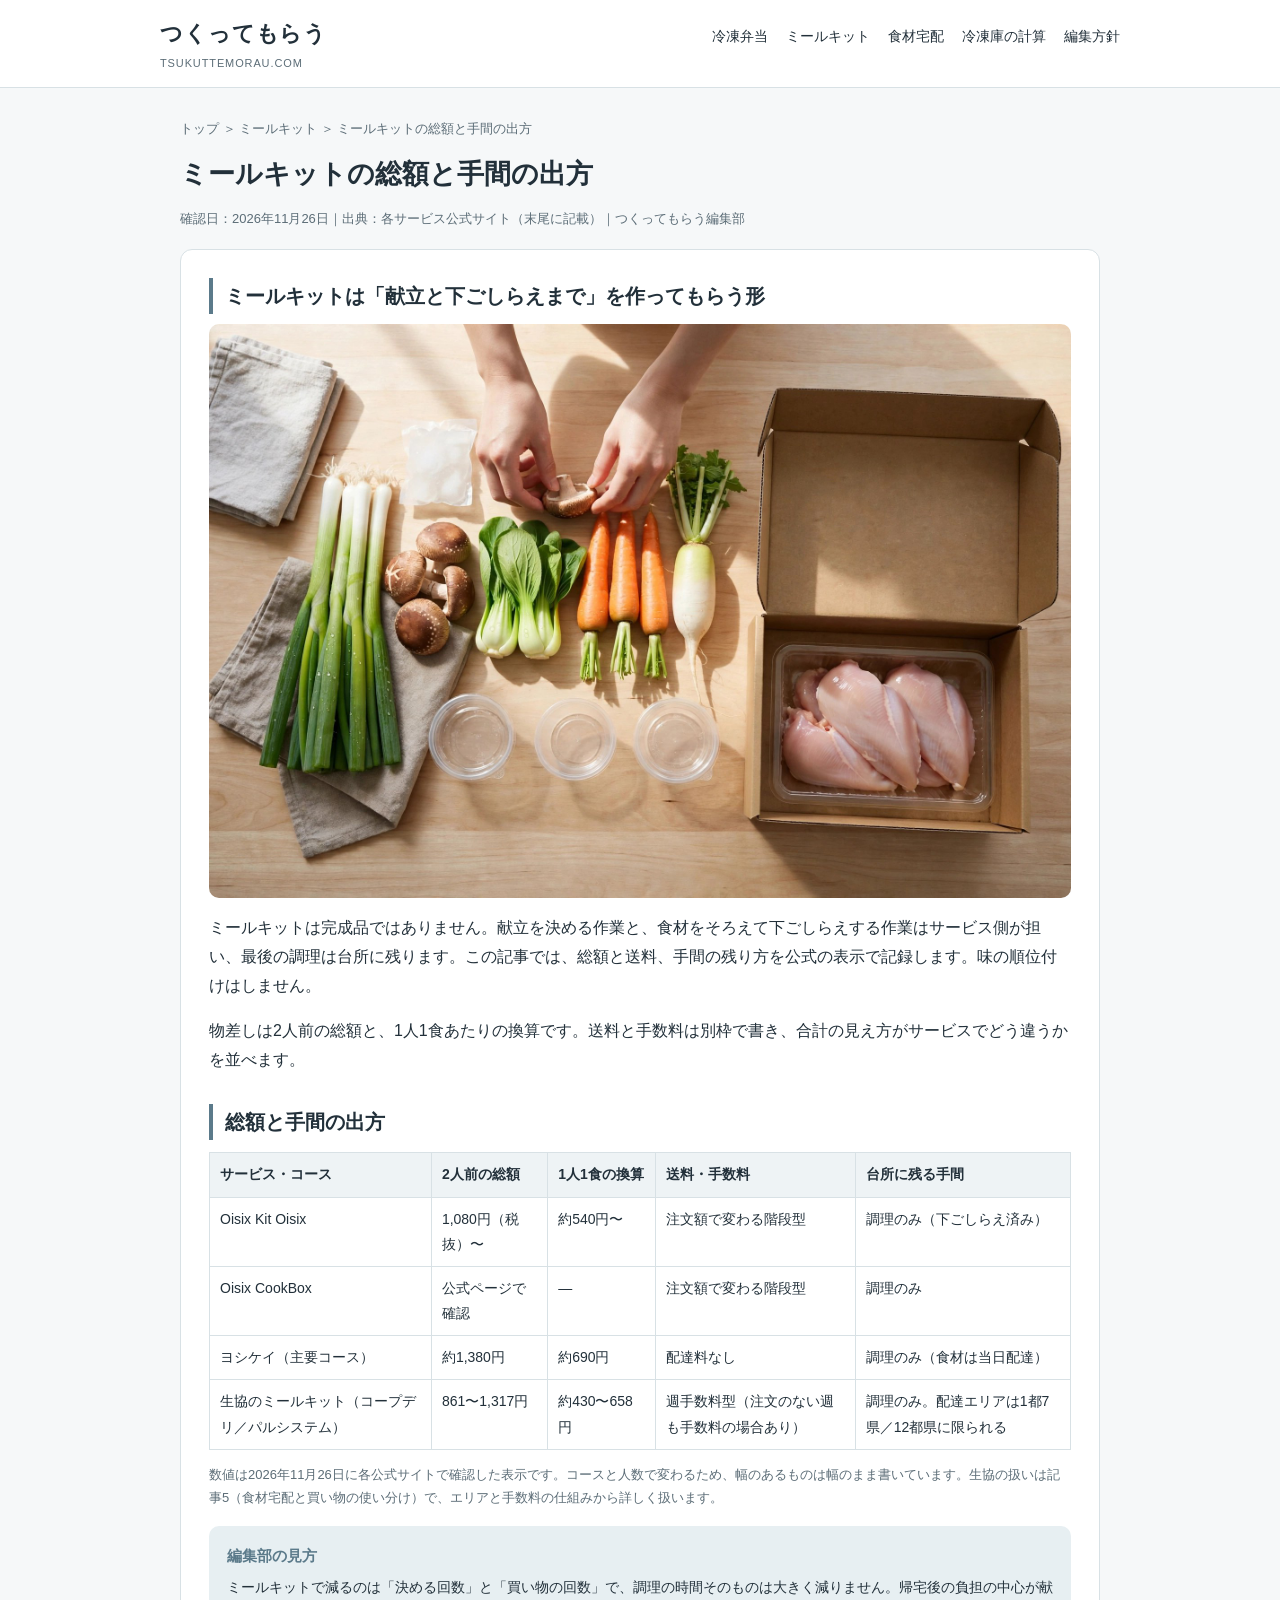
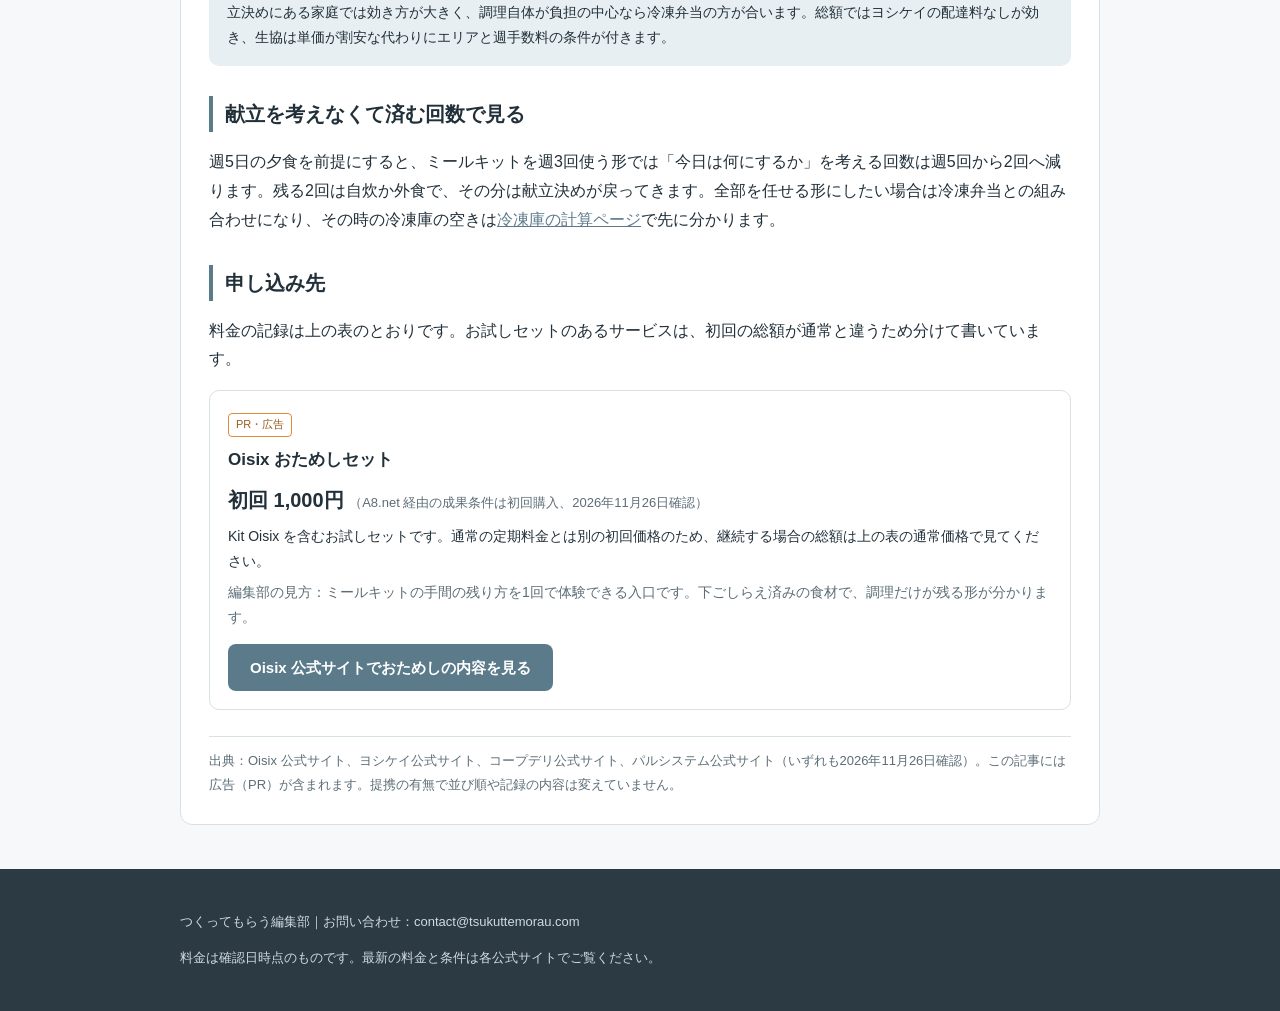
<file: articles/mealkit-total.html>
<!DOCTYPE html>
<html lang="ja">
<head>
<meta charset="utf-8">
<meta name="viewport" content="width=device-width, initial-scale=1">
<title>ミールキットの総額と手間の出方｜つくってもらう</title>
<link rel="stylesheet" href="../assets/style.css">
</head>
<body>
<header class="site">
  <div class="wrap header-in">
    <a class="logo" href="../">つくってもらう<small>TSUKUTTEMORAU.COM</small></a>
    <nav class="gnav">
      <a href="frozen-bento-prices.html">冷凍弁当</a><a href="mealkit-total.html">ミールキット</a><a href="grocery-delivery.html">食材宅配</a><a href="../freezer/">冷凍庫の計算</a><a href="../editorial-policy/">編集方針</a>
    </nav>
  </div>
</header>

<div class="wrap">
  <p class="crumb">トップ ＞ ミールキット ＞ ミールキットの総額と手間の出方</p>
  <h1 class="title">ミールキットの総額と手間の出方</h1>
  <p class="meta">確認日：2026年11月26日｜出典：各サービス公式サイト（末尾に記載）｜つくってもらう編集部</p>

  <article class="mock">
    <h2>ミールキットは「献立と下ごしらえまで」を作ってもらう形</h2>
    <img class="fig" src="../img/mealkit.jpg" alt="">
    <p>ミールキットは完成品ではありません。献立を決める作業と、食材をそろえて下ごしらえする作業はサービス側が担い、最後の調理は台所に残ります。この記事では、総額と送料、手間の残り方を公式の表示で記録します。味の順位付けはしません。</p>
    <p>物差しは2人前の総額と、1人1食あたりの換算です。送料と手数料は別枠で書き、合計の見え方がサービスでどう違うかを並べます。</p>

    <h2>総額と手間の出方</h2>
    <table class="cmp">
      <tr><th>サービス・コース</th><th>2人前の総額</th><th>1人1食の換算</th><th>送料・手数料</th><th>台所に残る手間</th></tr>
      <tr><td>Oisix Kit Oisix</td><td>1,080円（税抜）〜</td><td>約540円〜</td><td>注文額で変わる階段型</td><td>調理のみ（下ごしらえ済み）</td></tr>
      <tr><td>Oisix CookBox</td><td>公式ページで確認</td><td>—</td><td>注文額で変わる階段型</td><td>調理のみ</td></tr>
      <tr><td>ヨシケイ（主要コース）</td><td>約1,380円</td><td>約690円</td><td>配達料なし</td><td>調理のみ（食材は当日配達）</td></tr>
      <tr><td>生協のミールキット（コープデリ／パルシステム）</td><td>861〜1,317円</td><td>約430〜658円</td><td>週手数料型（注文のない週も手数料の場合あり）</td><td>調理のみ。配達エリアは1都7県／12都県に限られる</td></tr>
    </table>
    <p class="note">数値は2026年11月26日に各公式サイトで確認した表示です。コースと人数で変わるため、幅のあるものは幅のまま書いています。生協の扱いは記事5（食材宅配と買い物の使い分け）で、エリアと手数料の仕組みから詳しく扱います。</p>

    <div class="judge">
      <h3>編集部の見方</h3>
      <p>ミールキットで減るのは「決める回数」と「買い物の回数」で、調理の時間そのものは大きく減りません。帰宅後の負担の中心が献立決めにある家庭では効き方が大きく、調理自体が負担の中心なら冷凍弁当の方が合います。総額ではヨシケイの配達料なしが効き、生協は単価が割安な代わりにエリアと週手数料の条件が付きます。</p>
    </div>

    <h2>献立を考えなくて済む回数で見る</h2>
    <p>週5日の夕食を前提にすると、ミールキットを週3回使う形では「今日は何にするか」を考える回数は週5回から2回へ減ります。残る2回は自炊か外食で、その分は献立決めが戻ってきます。全部を任せる形にしたい場合は冷凍弁当との組み合わせになり、その時の冷凍庫の空きは<a href="../freezer/">冷凍庫の計算ページ</a>で先に分かります。</p>

    <h2>申し込み先</h2>
    <p>料金の記録は上の表のとおりです。お試しセットのあるサービスは、初回の総額が通常と違うため分けて書いています。</p>

    <div class="card">
      <span class="pr-label">PR・広告</span>
      <h3>Oisix おためしセット</h3>
      <p class="price">初回 1,000円 <small>（A8.net 経由の成果条件は初回購入、2026年11月26日確認）</small></p>
      <p>Kit Oisix を含むお試しセットです。通常の定期料金とは別の初回価格のため、継続する場合の総額は上の表の通常価格で見てください。</p>
      <p class="note">編集部の見方：ミールキットの手間の残り方を1回で体験できる入口です。下ごしらえ済みの食材で、調理だけが残る形が分かります。</p>
      <a class="btn" href="#" onclick="return false">Oisix 公式サイトでおためしの内容を見る</a>
    </div>

    <div class="src">
      出典：Oisix 公式サイト、ヨシケイ公式サイト、コープデリ公式サイト、パルシステム公式サイト（いずれも2026年11月26日確認）。この記事には広告（PR）が含まれます。提携の有無で並び順や記録の内容は変えていません。
    </div>
  </article>
</div>

<footer class="site">
  <div class="wrap">
    <p>つくってもらう編集部｜お問い合わせ：contact@tsukuttemorau.com</p>
    <p>料金は確認日時点のものです。最新の料金と条件は各公式サイトでご覧ください。</p>
  </div>
</footer>
</body>
</html>
</file>
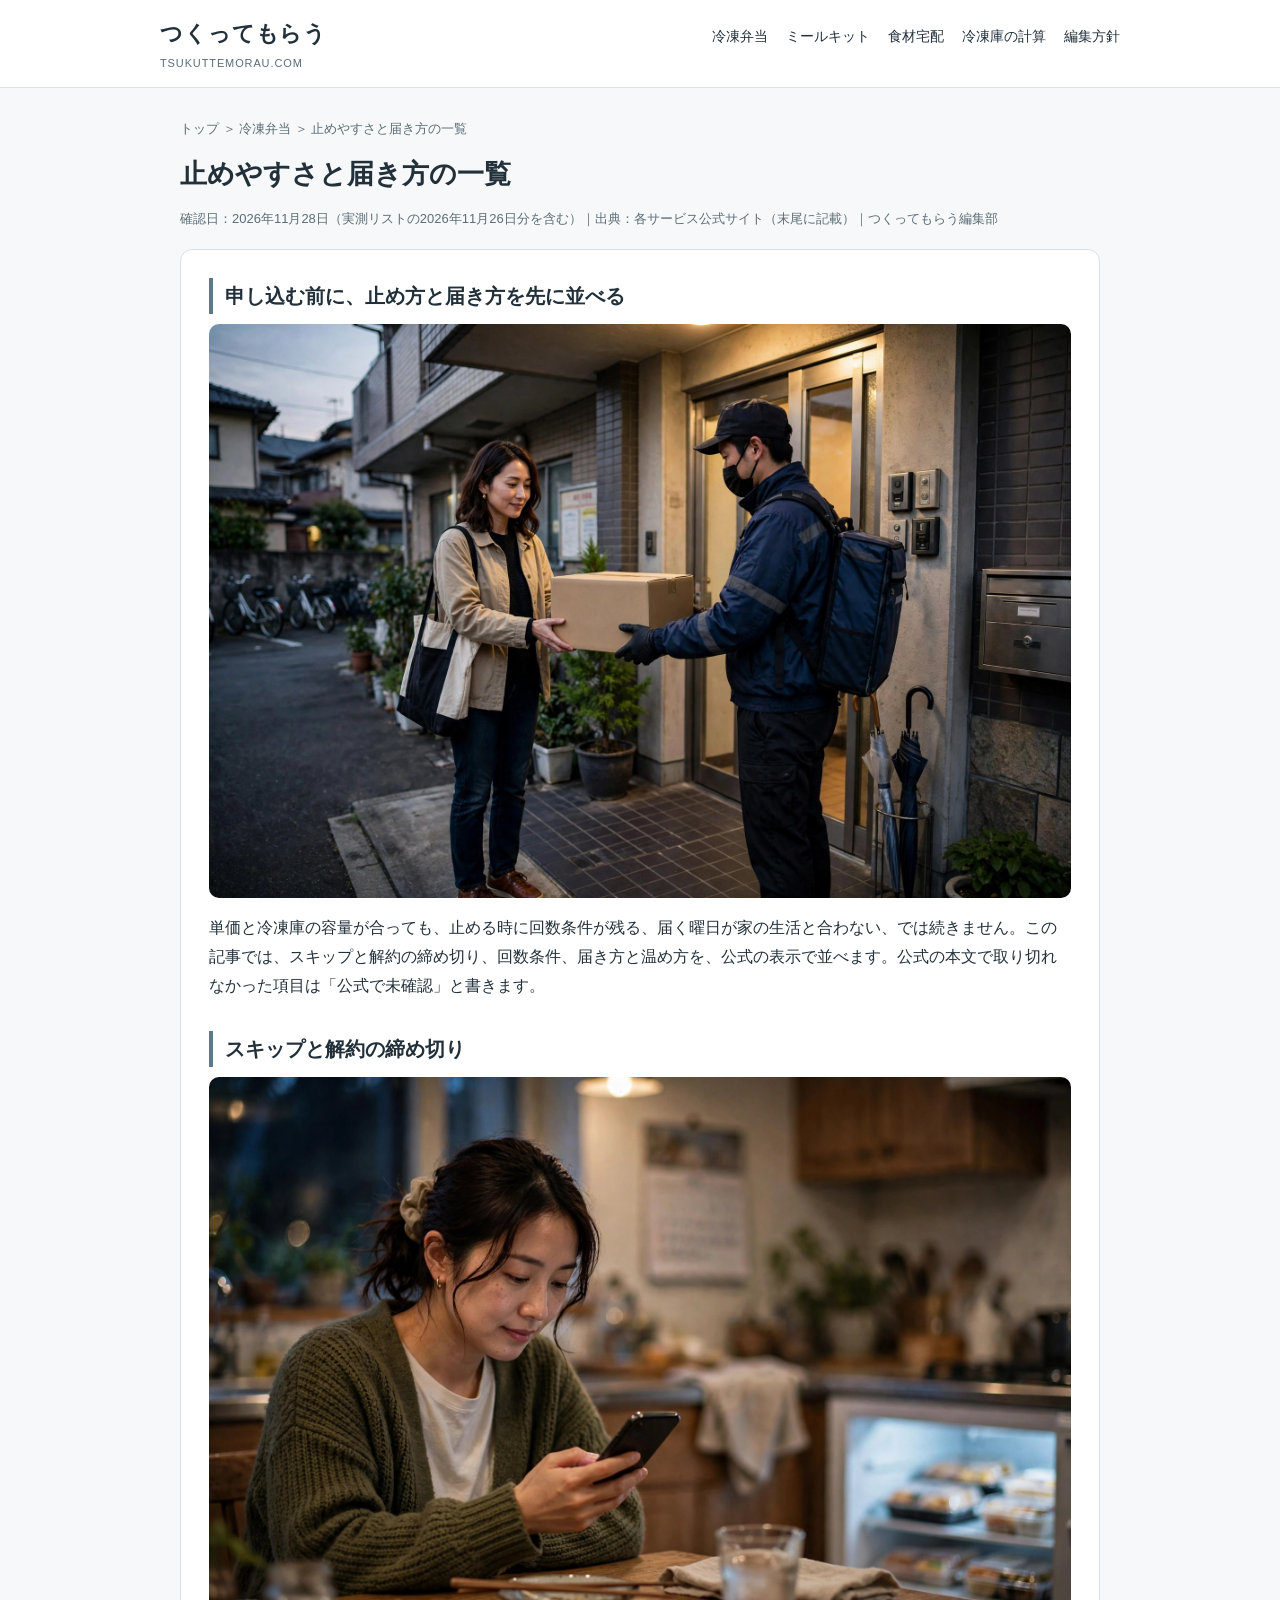
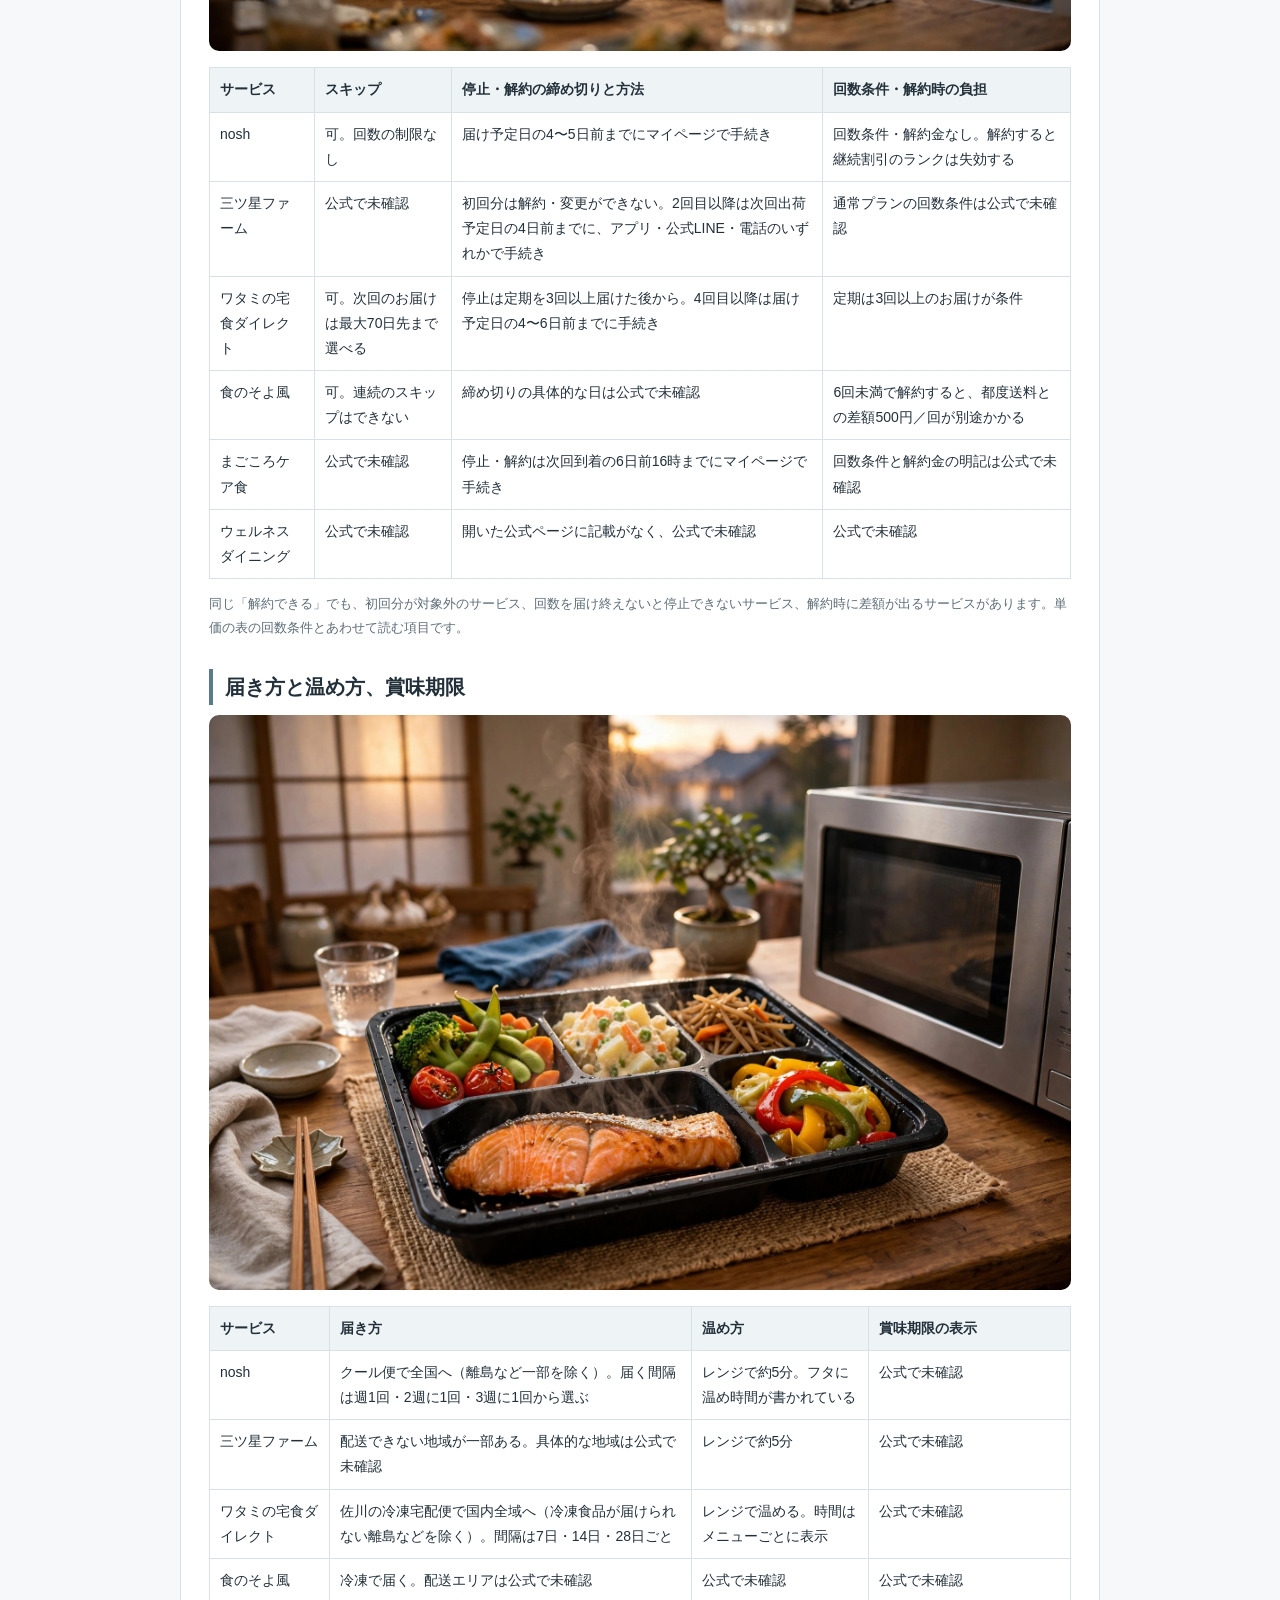
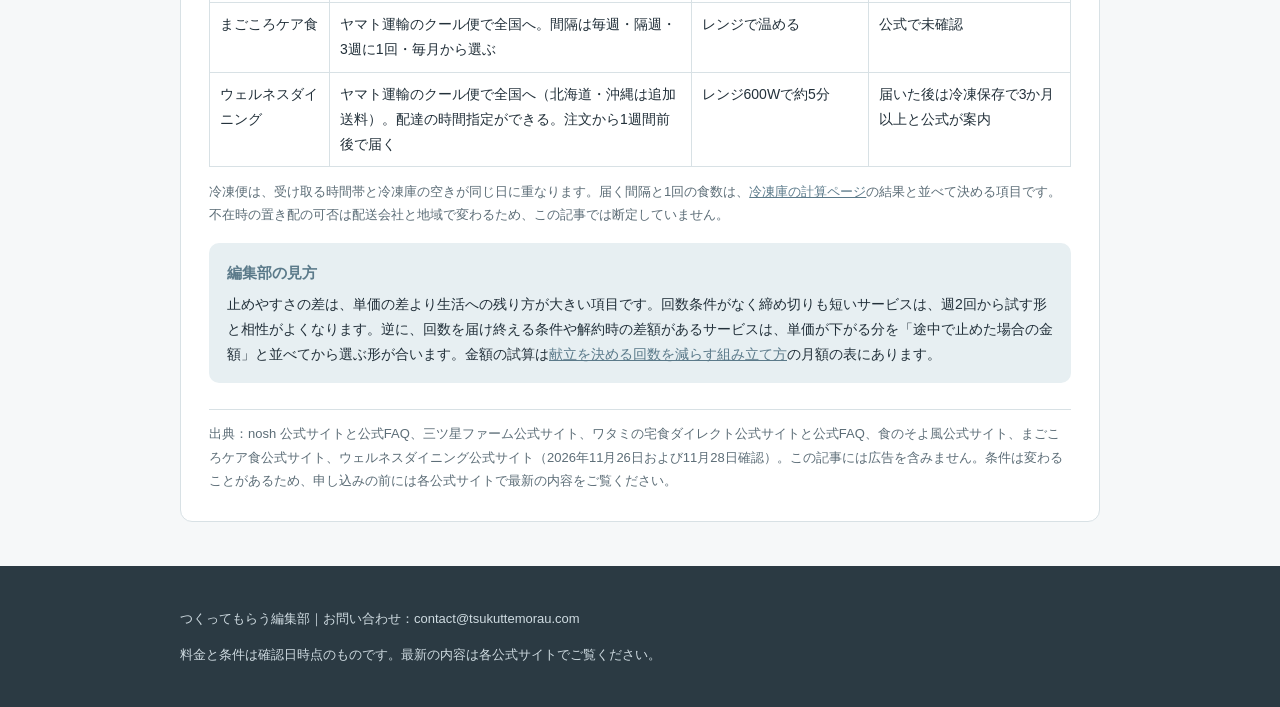
<file: articles/stop-and-delivery.html>
<!DOCTYPE html>
<html lang="ja">
<head>
<meta charset="utf-8">
<meta name="viewport" content="width=device-width, initial-scale=1">
<title>止めやすさと届き方の一覧（スキップ・解約・配送・温め方）｜つくってもらう</title>
<meta name="description" content="冷凍弁当のスキップと解約の締め切り、回数条件、届き方と温め方、賞味期限を公式情報で並べます。申し込む前に止め方まで見ておくための記録です。">
<link rel="stylesheet" href="../assets/style.css">
</head>
<body>
<header class="site">
  <div class="wrap header-in">
    <a class="logo" href="../">つくってもらう<small>TSUKUTTEMORAU.COM</small></a>
    <nav class="gnav">
      <a href="frozen-bento-prices.html">冷凍弁当</a><a href="mealkit-total.html">ミールキット</a><a href="grocery-delivery.html">食材宅配</a><a href="../freezer/">冷凍庫の計算</a><a href="../editorial-policy/">編集方針</a>
    </nav>
  </div>
</header>

<div class="wrap">
  <p class="crumb">トップ ＞ 冷凍弁当 ＞ 止めやすさと届き方の一覧</p>
  <h1 class="title">止めやすさと届き方の一覧</h1>
  <p class="meta">確認日：2026年11月28日（実測リストの2026年11月26日分を含む）｜出典：各サービス公式サイト（末尾に記載）｜つくってもらう編集部</p>

  <article class="mock">
    <h2>申し込む前に、止め方と届き方を先に並べる</h2>
    <img class="fig" src="../img/delivery.jpg" alt="">
    <p>単価と冷凍庫の容量が合っても、止める時に回数条件が残る、届く曜日が家の生活と合わない、では続きません。この記事では、スキップと解約の締め切り、回数条件、届き方と温め方を、公式の表示で並べます。公式の本文で取り切れなかった項目は「公式で未確認」と書きます。</p>

    <h2>スキップと解約の締め切り</h2>
    <img class="fig" src="../img/skip.jpg" alt="">
    <table class="cmp">
      <tr><th>サービス</th><th>スキップ</th><th>停止・解約の締め切りと方法</th><th>回数条件・解約時の負担</th></tr>
      <tr><td>nosh</td><td>可。回数の制限なし</td><td>届け予定日の4〜5日前までにマイページで手続き</td><td>回数条件・解約金なし。解約すると継続割引のランクは失効する</td></tr>
      <tr><td>三ツ星ファーム</td><td>公式で未確認</td><td>初回分は解約・変更ができない。2回目以降は次回出荷予定日の4日前までに、アプリ・公式LINE・電話のいずれかで手続き</td><td>通常プランの回数条件は公式で未確認</td></tr>
      <tr><td>ワタミの宅食ダイレクト</td><td>可。次回のお届けは最大70日先まで選べる</td><td>停止は定期を3回以上届けた後から。4回目以降は届け予定日の4〜6日前までに手続き</td><td>定期は3回以上のお届けが条件</td></tr>
      <tr><td>食のそよ風</td><td>可。連続のスキップはできない</td><td>締め切りの具体的な日は公式で未確認</td><td>6回未満で解約すると、都度送料との差額500円／回が別途かかる</td></tr>
      <tr><td>まごころケア食</td><td>公式で未確認</td><td>停止・解約は次回到着の6日前16時までにマイページで手続き</td><td>回数条件と解約金の明記は公式で未確認</td></tr>
      <tr><td>ウェルネスダイニング</td><td>公式で未確認</td><td>開いた公式ページに記載がなく、公式で未確認</td><td>公式で未確認</td></tr>
    </table>
    <p class="note">同じ「解約できる」でも、初回分が対象外のサービス、回数を届け終えないと停止できないサービス、解約時に差額が出るサービスがあります。単価の表の回数条件とあわせて読む項目です。</p>

    <h2>届き方と温め方、賞味期限</h2>
    <img class="fig" src="../img/heating.jpg" alt="">
    <table class="cmp">
      <tr><th>サービス</th><th>届き方</th><th>温め方</th><th>賞味期限の表示</th></tr>
      <tr><td>nosh</td><td>クール便で全国へ（離島など一部を除く）。届く間隔は週1回・2週に1回・3週に1回から選ぶ</td><td>レンジで約5分。フタに温め時間が書かれている</td><td>公式で未確認</td></tr>
      <tr><td>三ツ星ファーム</td><td>配送できない地域が一部ある。具体的な地域は公式で未確認</td><td>レンジで約5分</td><td>公式で未確認</td></tr>
      <tr><td>ワタミの宅食ダイレクト</td><td>佐川の冷凍宅配便で国内全域へ（冷凍食品が届けられない離島などを除く）。間隔は7日・14日・28日ごと</td><td>レンジで温める。時間はメニューごとに表示</td><td>公式で未確認</td></tr>
      <tr><td>食のそよ風</td><td>冷凍で届く。配送エリアは公式で未確認</td><td>公式で未確認</td><td>公式で未確認</td></tr>
      <tr><td>まごころケア食</td><td>ヤマト運輸のクール便で全国へ。間隔は毎週・隔週・3週に1回・毎月から選ぶ</td><td>レンジで温める</td><td>公式で未確認</td></tr>
      <tr><td>ウェルネスダイニング</td><td>ヤマト運輸のクール便で全国へ（北海道・沖縄は追加送料）。配達の時間指定ができる。注文から1週間前後で届く</td><td>レンジ600Wで約5分</td><td>届いた後は冷凍保存で3か月以上と公式が案内</td></tr>
    </table>
    <p class="note">冷凍便は、受け取る時間帯と冷凍庫の空きが同じ日に重なります。届く間隔と1回の食数は、<a href="../freezer/">冷凍庫の計算ページ</a>の結果と並べて決める項目です。不在時の置き配の可否は配送会社と地域で変わるため、この記事では断定していません。</p>

    <div class="judge">
      <h3>編集部の見方</h3>
      <p>止めやすさの差は、単価の差より生活への残り方が大きい項目です。回数条件がなく締め切りも短いサービスは、週2回から試す形と相性がよくなります。逆に、回数を届け終える条件や解約時の差額があるサービスは、単価が下がる分を「途中で止めた場合の金額」と並べてから選ぶ形が合います。金額の試算は<a href="week-plan.html">献立を決める回数を減らす組み立て方</a>の月額の表にあります。</p>
    </div>

    <div class="src">
      出典：nosh 公式サイトと公式FAQ、三ツ星ファーム公式サイト、ワタミの宅食ダイレクト公式サイトと公式FAQ、食のそよ風公式サイト、まごころケア食公式サイト、ウェルネスダイニング公式サイト（2026年11月26日および11月28日確認）。この記事には広告を含みません。条件は変わることがあるため、申し込みの前には各公式サイトで最新の内容をご覧ください。
    </div>
  </article>
</div>

<footer class="site">
  <div class="wrap">
    <p>つくってもらう編集部｜お問い合わせ：contact@tsukuttemorau.com</p>
    <p>料金と条件は確認日時点のものです。最新の内容は各公式サイトでご覧ください。</p>
  </div>
</footer>
</body>
</html>
</file>
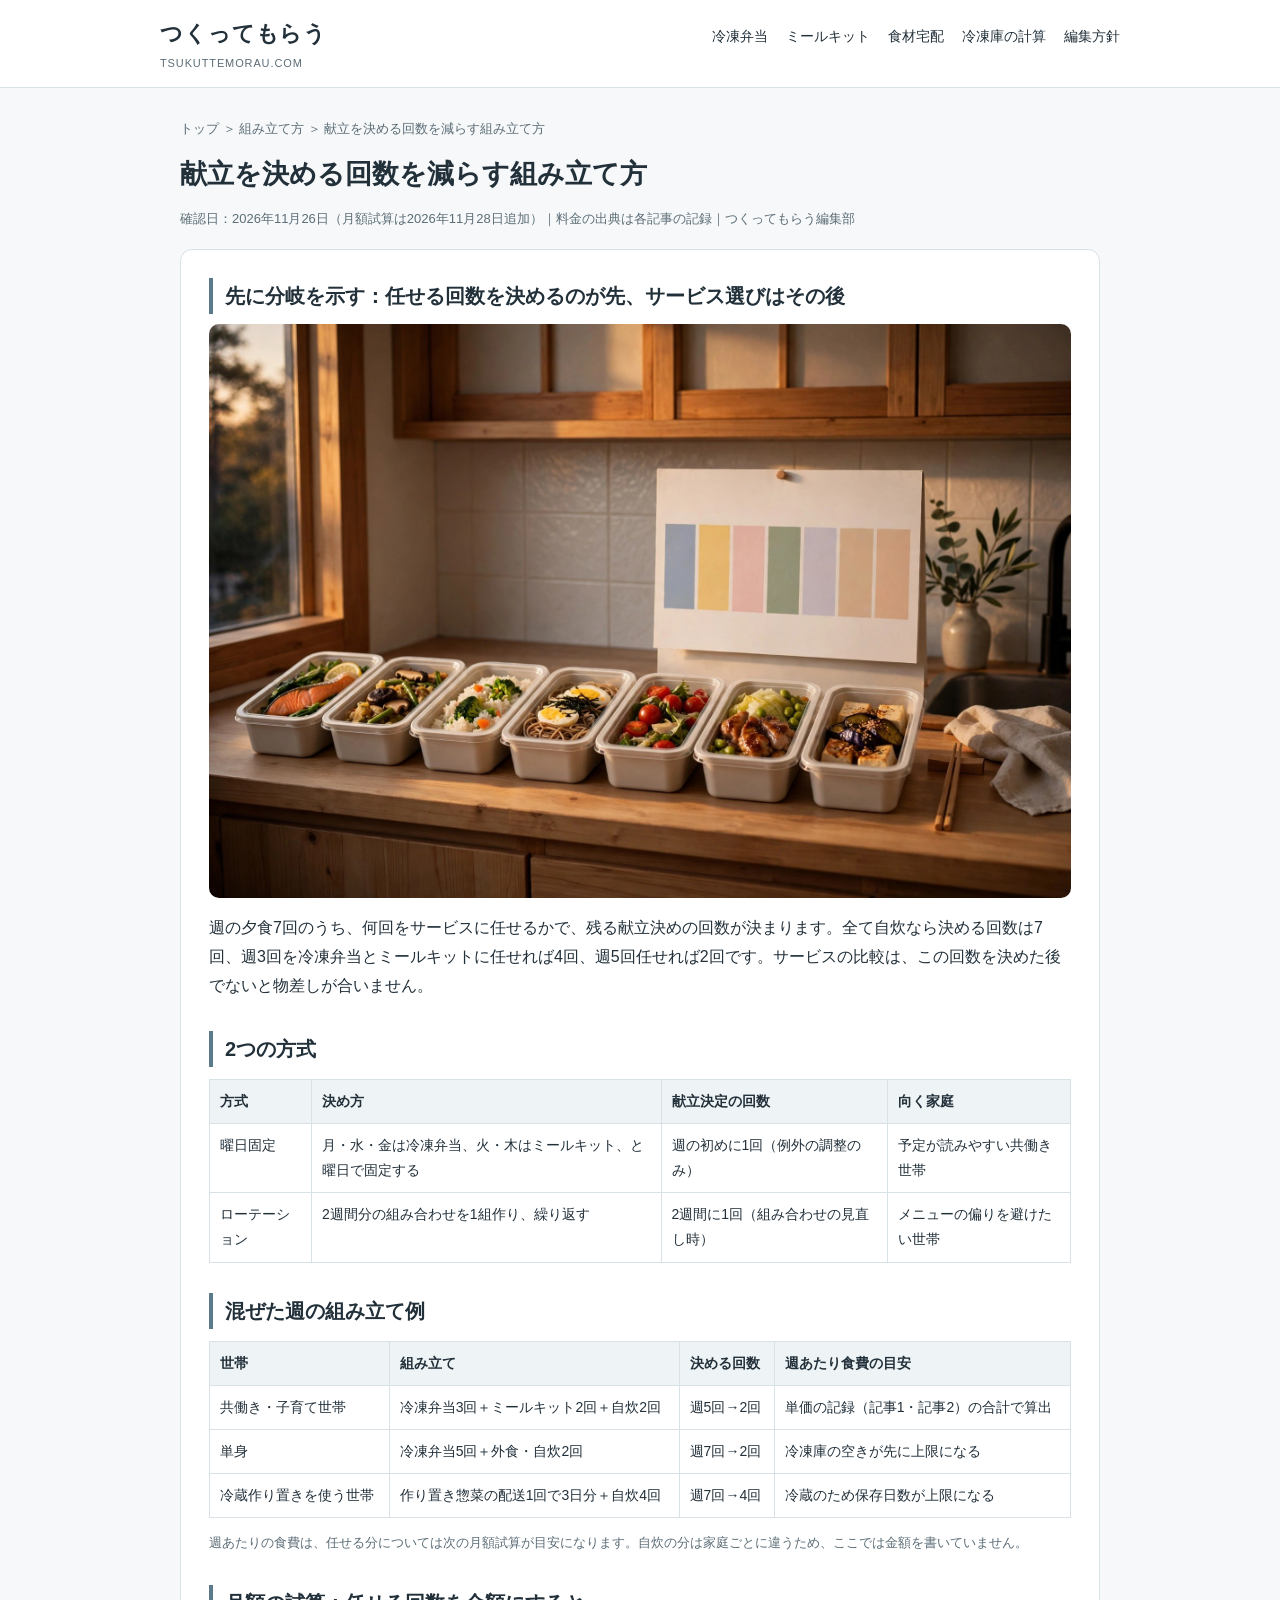
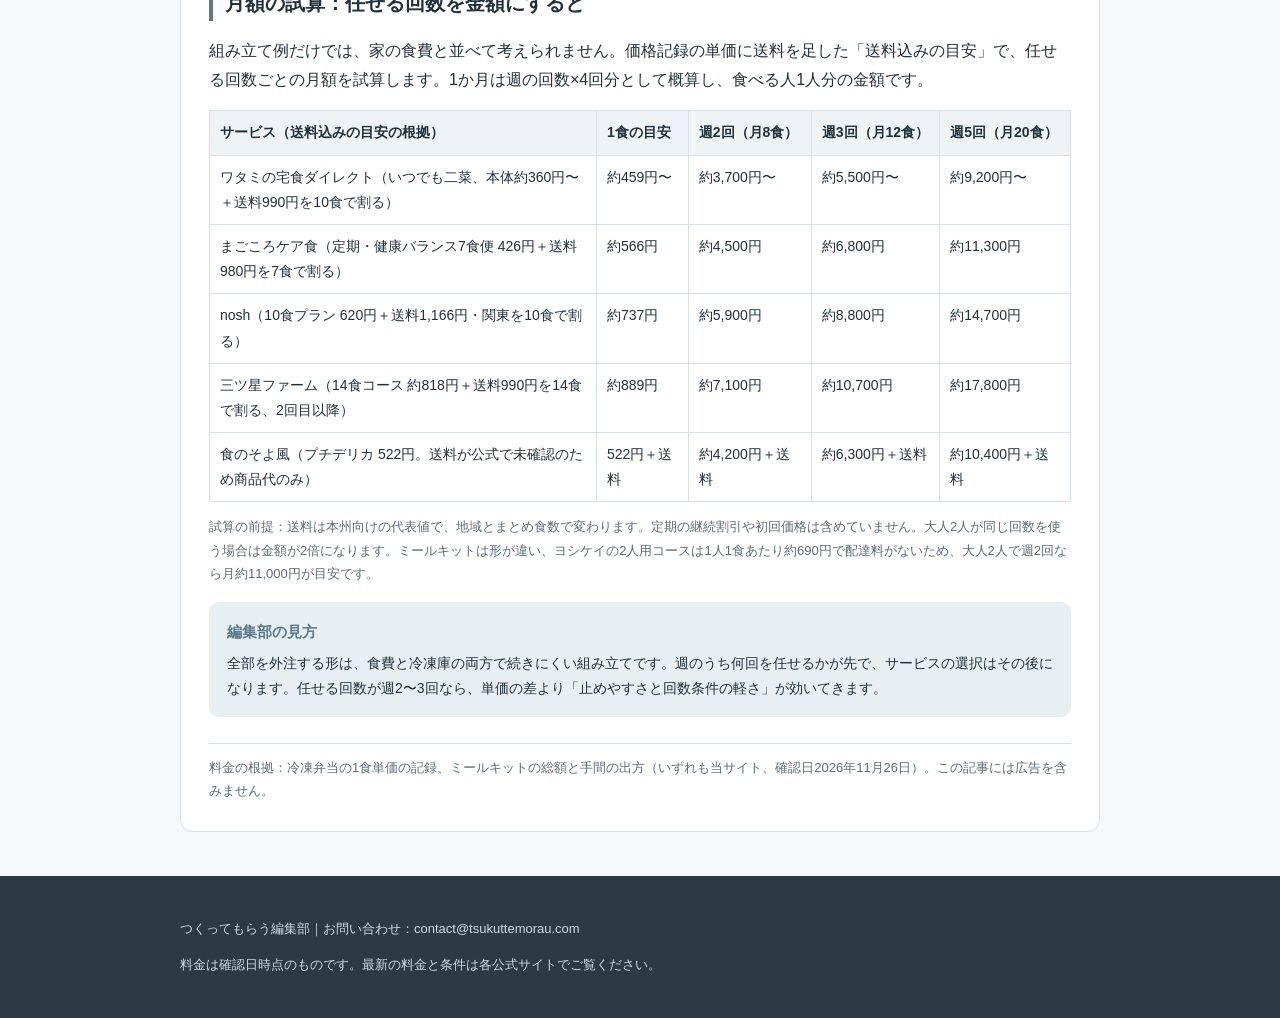
<file: articles/week-plan.html>
<!DOCTYPE html>
<html lang="ja">
<head>
<meta charset="utf-8">
<meta name="viewport" content="width=device-width, initial-scale=1">
<title>献立を決める回数を減らす組み立て方（曜日固定とローテーション）｜つくってもらう</title>
<meta name="description" content="曜日固定とローテーションの2方式で、1週間の献立決定の回数が何回から何回に減るかを数えます。宅食とミールキットと自炊を混ぜた週の組み立て例つき。">
<link rel="stylesheet" href="../assets/style.css">
</head>
<body>
<header class="site">
  <div class="wrap header-in">
    <a class="logo" href="../">つくってもらう<small>TSUKUTTEMORAU.COM</small></a>
    <nav class="gnav">
      <a href="frozen-bento-prices.html">冷凍弁当</a><a href="mealkit-total.html">ミールキット</a><a href="grocery-delivery.html">食材宅配</a><a href="../freezer/">冷凍庫の計算</a><a href="../editorial-policy/">編集方針</a>
    </nav>
  </div>
</header>

<div class="wrap">
  <p class="crumb">トップ ＞ 組み立て方 ＞ 献立を決める回数を減らす組み立て方</p>
  <h1 class="title">献立を決める回数を減らす組み立て方</h1>
  <p class="meta">確認日：2026年11月26日（月額試算は2026年11月28日追加）｜料金の出典は各記事の記録｜つくってもらう編集部</p>

  <article class="mock">
    <h2>先に分岐を示す：任せる回数を決めるのが先、サービス選びはその後</h2>
    <img class="fig" src="../img/week.jpg" alt="">
    <p>週の夕食7回のうち、何回をサービスに任せるかで、残る献立決めの回数が決まります。全て自炊なら決める回数は7回、週3回を冷凍弁当とミールキットに任せれば4回、週5回任せれば2回です。サービスの比較は、この回数を決めた後でないと物差しが合いません。</p>

    <h2>2つの方式</h2>
    <table class="cmp">
      <tr><th>方式</th><th>決め方</th><th>献立決定の回数</th><th>向く家庭</th></tr>
      <tr><td>曜日固定</td><td>月・水・金は冷凍弁当、火・木はミールキット、と曜日で固定する</td><td>週の初めに1回（例外の調整のみ）</td><td>予定が読みやすい共働き世帯</td></tr>
      <tr><td>ローテーション</td><td>2週間分の組み合わせを1組作り、繰り返す</td><td>2週間に1回（組み合わせの見直し時）</td><td>メニューの偏りを避けたい世帯</td></tr>
    </table>

    <h2>混ぜた週の組み立て例</h2>
    <table class="cmp">
      <tr><th>世帯</th><th>組み立て</th><th>決める回数</th><th>週あたり食費の目安</th></tr>
      <tr><td>共働き・子育て世帯</td><td>冷凍弁当3回＋ミールキット2回＋自炊2回</td><td>週5回→2回</td><td>単価の記録（記事1・記事2）の合計で算出</td></tr>
      <tr><td>単身</td><td>冷凍弁当5回＋外食・自炊2回</td><td>週7回→2回</td><td>冷凍庫の空きが先に上限になる</td></tr>
      <tr><td>冷蔵作り置きを使う世帯</td><td>作り置き惣菜の配送1回で3日分＋自炊4回</td><td>週7回→4回</td><td>冷蔵のため保存日数が上限になる</td></tr>
    </table>
    <p class="note">週あたりの食費は、任せる分については次の月額試算が目安になります。自炊の分は家庭ごとに違うため、ここでは金額を書いていません。</p>

    <h2>月額の試算：任せる回数を金額にすると</h2>
    <p>組み立て例だけでは、家の食費と並べて考えられません。価格記録の単価に送料を足した「送料込みの目安」で、任せる回数ごとの月額を試算します。1か月は週の回数×4回分として概算し、食べる人1人分の金額です。</p>
    <table class="cmp">
      <tr><th>サービス（送料込みの目安の根拠）</th><th>1食の目安</th><th>週2回（月8食）</th><th>週3回（月12食）</th><th>週5回（月20食）</th></tr>
      <tr><td>ワタミの宅食ダイレクト（いつでも二菜、本体約360円〜＋送料990円を10食で割る）</td><td>約459円〜</td><td>約3,700円〜</td><td>約5,500円〜</td><td>約9,200円〜</td></tr>
      <tr><td>まごころケア食（定期・健康バランス7食便 426円＋送料980円を7食で割る）</td><td>約566円</td><td>約4,500円</td><td>約6,800円</td><td>約11,300円</td></tr>
      <tr><td>nosh（10食プラン 620円＋送料1,166円・関東を10食で割る）</td><td>約737円</td><td>約5,900円</td><td>約8,800円</td><td>約14,700円</td></tr>
      <tr><td>三ツ星ファーム（14食コース 約818円＋送料990円を14食で割る、2回目以降）</td><td>約889円</td><td>約7,100円</td><td>約10,700円</td><td>約17,800円</td></tr>
      <tr><td>食のそよ風（プチデリカ 522円。送料が公式で未確認のため商品代のみ）</td><td>522円＋送料</td><td>約4,200円＋送料</td><td>約6,300円＋送料</td><td>約10,400円＋送料</td></tr>
    </table>
    <p class="note">試算の前提：送料は本州向けの代表値で、地域とまとめ食数で変わります。定期の継続割引や初回価格は含めていません。大人2人が同じ回数を使う場合は金額が2倍になります。ミールキットは形が違い、ヨシケイの2人用コースは1人1食あたり約690円で配達料がないため、大人2人で週2回なら月約11,000円が目安です。</p>


    <div class="judge">
      <h3>編集部の見方</h3>
      <p>全部を外注する形は、食費と冷凍庫の両方で続きにくい組み立てです。週のうち何回を任せるかが先で、サービスの選択はその後になります。任せる回数が週2〜3回なら、単価の差より「止めやすさと回数条件の軽さ」が効いてきます。</p>
    </div>

    <div class="src">
      料金の根拠：冷凍弁当の1食単価の記録、ミールキットの総額と手間の出方（いずれも当サイト、確認日2026年11月26日）。この記事には広告を含みません。
    </div>
  </article>
</div>

<footer class="site">
  <div class="wrap">
    <p>つくってもらう編集部｜お問い合わせ：contact@tsukuttemorau.com</p>
    <p>料金は確認日時点のものです。最新の料金と条件は各公式サイトでご覧ください。</p>
  </div>
</footer>
</body>
</html>
</file>
<file: assets/style.css>
:root{
  --bg:#f6f8f9; --surface:#ffffff; --ink:#22303a; --muted:#5c6d77;
  --line:#d8e1e5; --ice:#5b7a8a; --ice-soft:#e7eff2; --accent:#e08a3c;
  --accent-ink:#9a5a1d;
}
*{box-sizing:border-box}
body{margin:0;background:var(--bg);color:var(--ink);
  font-family:"Hiragino Kaku Gothic ProN","Hiragino Sans","Noto Sans JP",sans-serif;
  line-height:1.8;font-size:16px}
a{color:var(--ice)}
.wrap{max-width:960px;margin:0 auto;padding:0 20px}
header.site{background:var(--surface);border-bottom:1px solid var(--line)}
.header-in{display:flex;align-items:baseline;gap:16px;padding:14px 0}
.logo{font-size:22px;font-weight:700;letter-spacing:.04em;color:var(--ink);text-decoration:none}
.logo small{display:block;font-size:11px;color:var(--muted);font-weight:400;letter-spacing:.08em}
nav.gnav{margin-left:auto;display:flex;gap:18px;font-size:14px}
nav.gnav a{color:var(--ink);text-decoration:none}
.hero{position:relative}
.hero img{width:100%;height:420px;object-fit:cover;display:block}
.hero-text{position:absolute;left:0;right:0;bottom:0;
  background:linear-gradient(transparent,rgba(24,36,44,.78));color:#fff;padding:56px 0 26px}
.hero-text h1{font-size:30px;margin:0 0 8px;line-height:1.45}
.hero-text p{margin:0;font-size:15px;opacity:.92}
section.block{padding:34px 0 6px}
h2.sec{font-size:21px;margin:0 0 6px;padding-left:12px;border-left:4px solid var(--ice)}
p.lede{color:var(--muted);margin:0 0 18px;font-size:15px}
.updates{background:var(--surface);border:1px solid var(--line);border-radius:10px;padding:6px 20px}
.updates li{list-style:none;padding:10px 0;border-bottom:1px dashed var(--line);display:flex;gap:16px}
.updates li:last-child{border-bottom:none}
.updates time{color:var(--ice);font-size:14px;white-space:nowrap;font-weight:600}
.updates ul{margin:0;padding:0}
.measures{display:grid;grid-template-columns:repeat(3,1fr);gap:16px}
.measure{background:var(--surface);border:1px solid var(--line);border-radius:10px;padding:18px}
.measure .num{font-size:26px;font-weight:700;color:var(--ice)}
.measure h3{margin:6px 0 6px;font-size:16px}
.measure p{margin:0;font-size:14px;color:var(--muted)}
.cats{display:grid;grid-template-columns:repeat(2,1fr);gap:16px}
.cat{background:var(--surface);border:1px solid var(--line);border-radius:10px;padding:18px}
.cat h3{margin:0 0 6px;font-size:17px}
.cat p{margin:0 0 10px;font-size:14px;color:var(--muted)}
.cat a{font-size:14px;font-weight:600;text-decoration:none}
.record{background:var(--ice-soft);border-radius:10px;padding:20px}
.record table{width:100%;border-collapse:collapse;font-size:14px;background:var(--surface)}
.record th,.record td{border:1px solid var(--line);padding:8px 10px;text-align:left}
.record th{background:#eef3f5}
footer.site{margin-top:44px;background:#2b3a43;color:#cfdbe1;padding:28px 0;font-size:13px}
footer.site a{color:#cfdbe1}
.crumb{font-size:13px;color:var(--muted);padding:16px 0 0}
h1.title{font-size:27px;line-height:1.5;margin:10px 0 6px}
.meta{font-size:13px;color:var(--muted);margin-bottom:18px}
.pr-note{background:#fdf3e7;border:1px solid #f0d9bd;color:var(--accent-ink);
  border-radius:8px;padding:10px 14px;font-size:13px;margin:14px 0}
article.mock{background:var(--surface);border:1px solid var(--line);border-radius:12px;padding:28px;margin:18px 0 30px}
article.mock h2{font-size:20px;margin:30px 0 8px;padding-left:12px;border-left:4px solid var(--ice)}
article.mock h2:first-child{margin-top:0}
article.mock img.fig{width:100%;border-radius:10px;display:block;margin:10px 0 16px}
table.cmp{width:100%;border-collapse:collapse;font-size:14px;margin:12px 0}
table.cmp th,table.cmp td{border:1px solid var(--line);padding:9px 10px;text-align:left;vertical-align:top}
table.cmp th{background:#eef3f5;white-space:nowrap}
.judge{background:var(--ice-soft);border-radius:10px;padding:16px 18px;margin:16px 0}
.judge h3{margin:0 0 6px;font-size:15px;color:var(--ice)}
.judge p{margin:0;font-size:14px}
.card{border:1px solid var(--line);border-radius:10px;padding:18px;margin:14px 0;background:var(--surface)}
.card h3{margin:0 0 4px;font-size:17px}
.card .price{font-size:20px;font-weight:700}
.card .price small{font-size:13px;font-weight:400;color:var(--muted)}
.card p{font-size:14px;margin:6px 0}
.pr-label{display:inline-block;font-size:11px;border:1px solid var(--accent);color:var(--accent-ink);
  border-radius:4px;padding:1px 7px;margin-bottom:8px}
.btn{display:inline-block;background:var(--ice);color:#fff;text-decoration:none;
  padding:10px 22px;border-radius:8px;font-weight:600;font-size:15px;margin-top:8px}
.tool{background:var(--surface);border:1px solid var(--line);border-radius:12px;padding:24px;margin:18px 0}
.tool label{display:block;font-size:14px;font-weight:600;margin:14px 0 6px}
.tool select,.tool input{width:100%;padding:10px;border:1px solid var(--line);border-radius:8px;font-size:16px;background:#fff}
.result{margin-top:20px;background:var(--ice-soft);border-radius:10px;padding:18px;display:none}
.result.show{display:block}
.result table{width:100%;border-collapse:collapse;font-size:14px;background:var(--surface)}
.result th,.result td{border:1px solid var(--line);padding:8px 10px;text-align:left}
.note{font-size:13px;color:var(--muted)}
.src{font-size:13px;color:var(--muted);border-top:1px solid var(--line);margin-top:26px;padding-top:12px}
@media(max-width:640px){
  .measures,.cats{grid-template-columns:1fr}
  .hero img{height:300px}
  .hero-text h1{font-size:23px}
  nav.gnav{display:none}
  article.mock{padding:20px}
}
</file>
